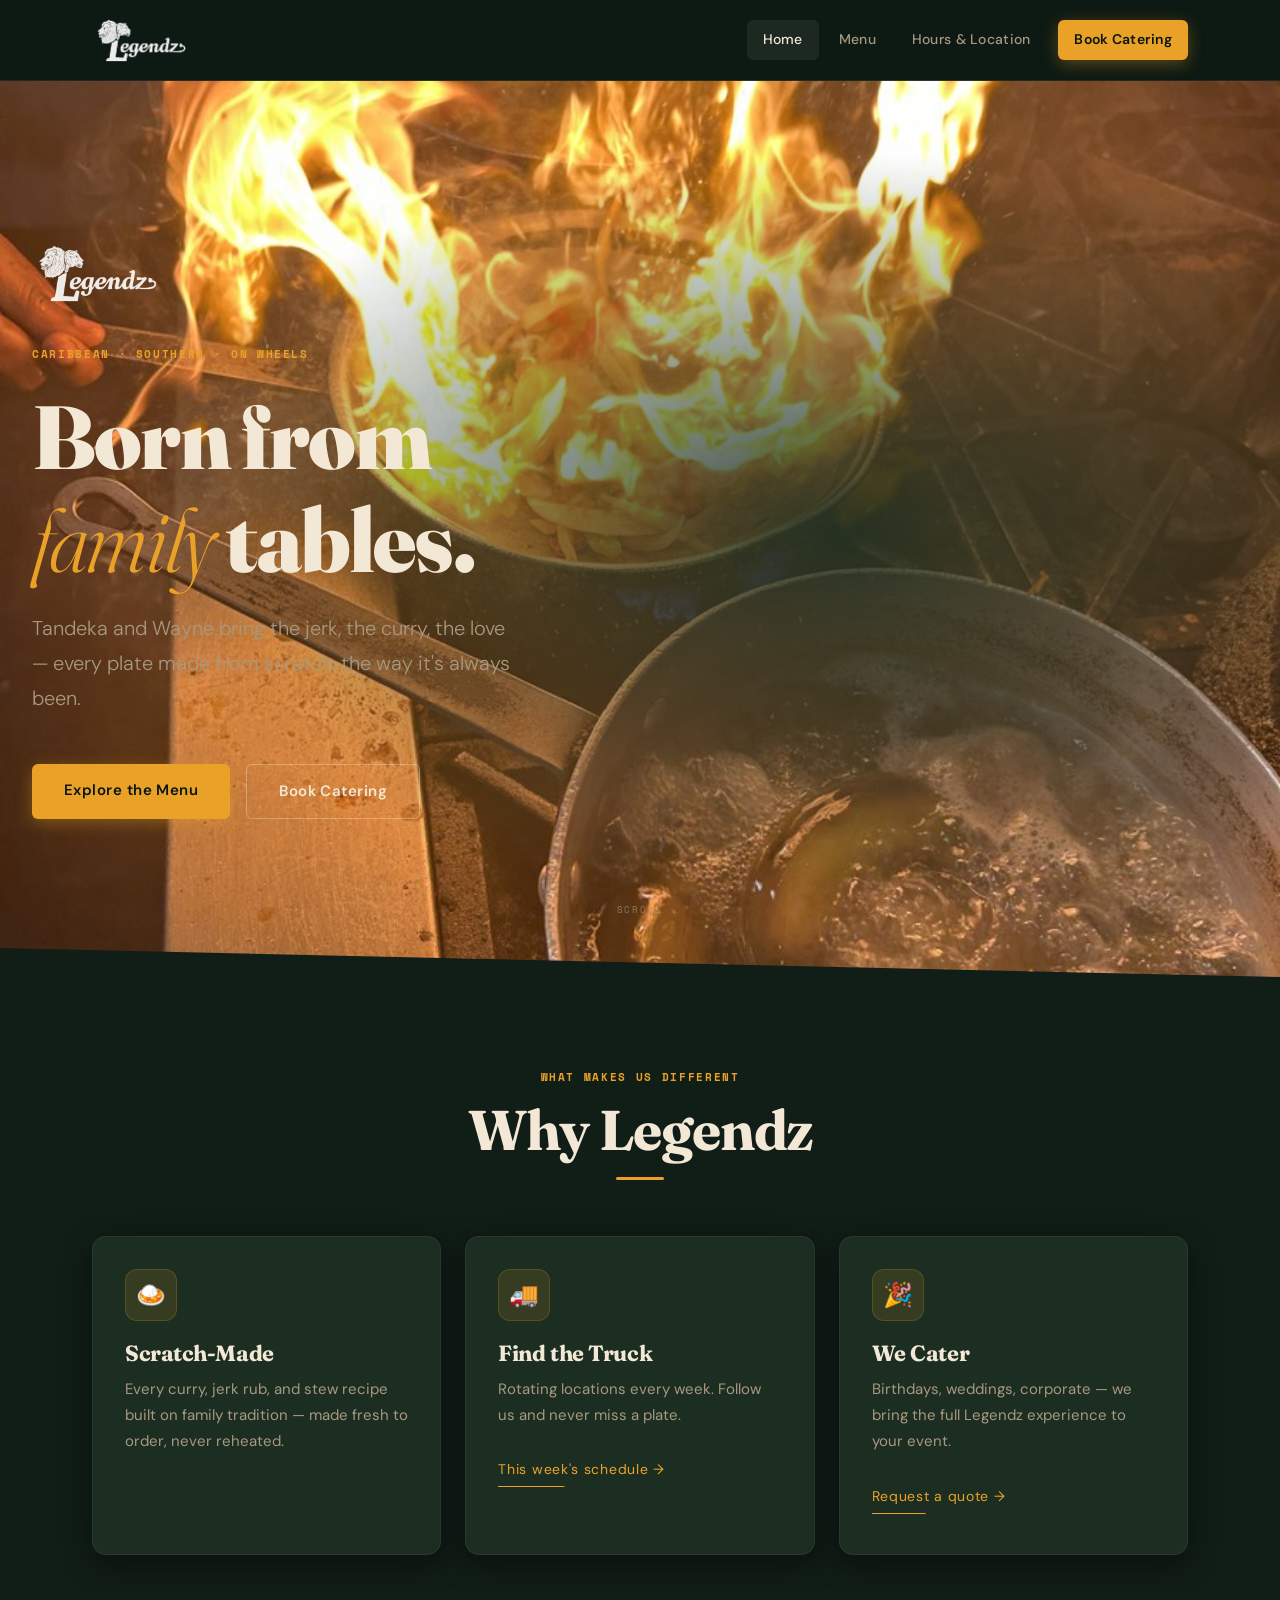
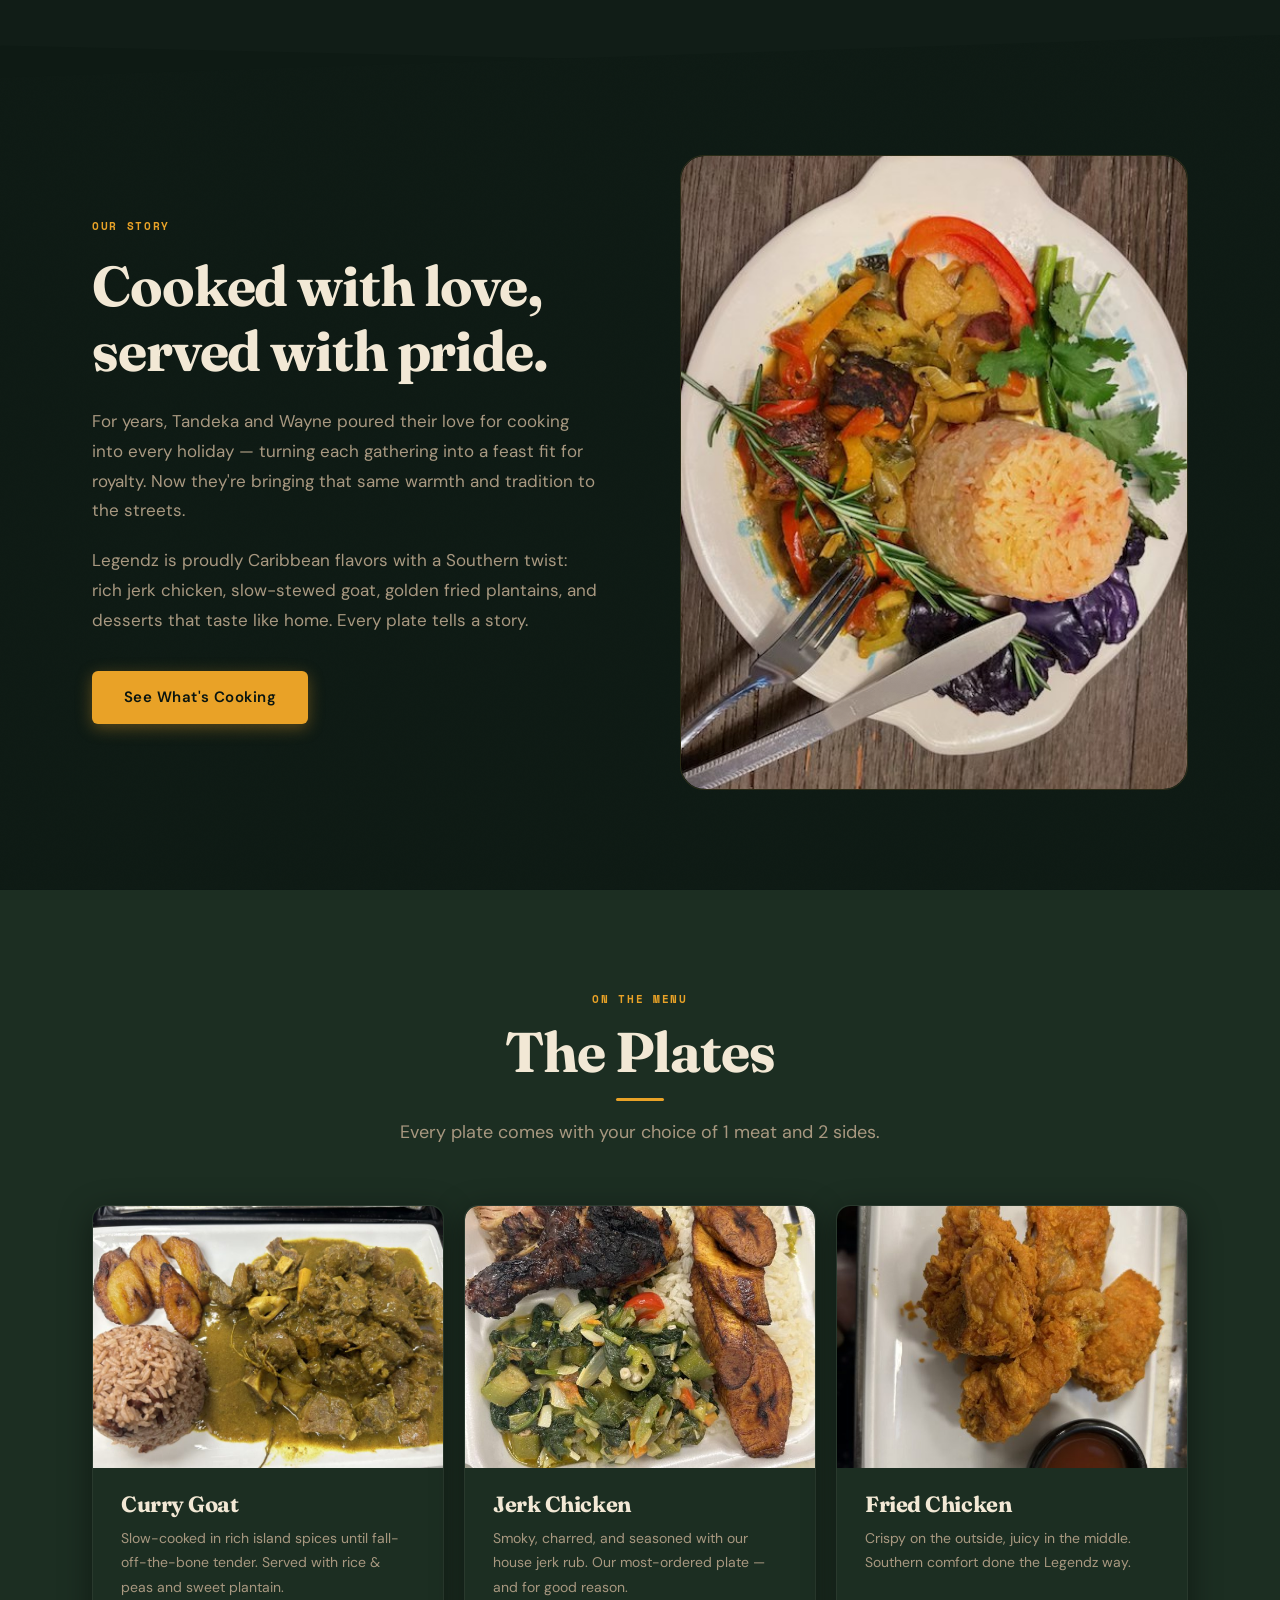
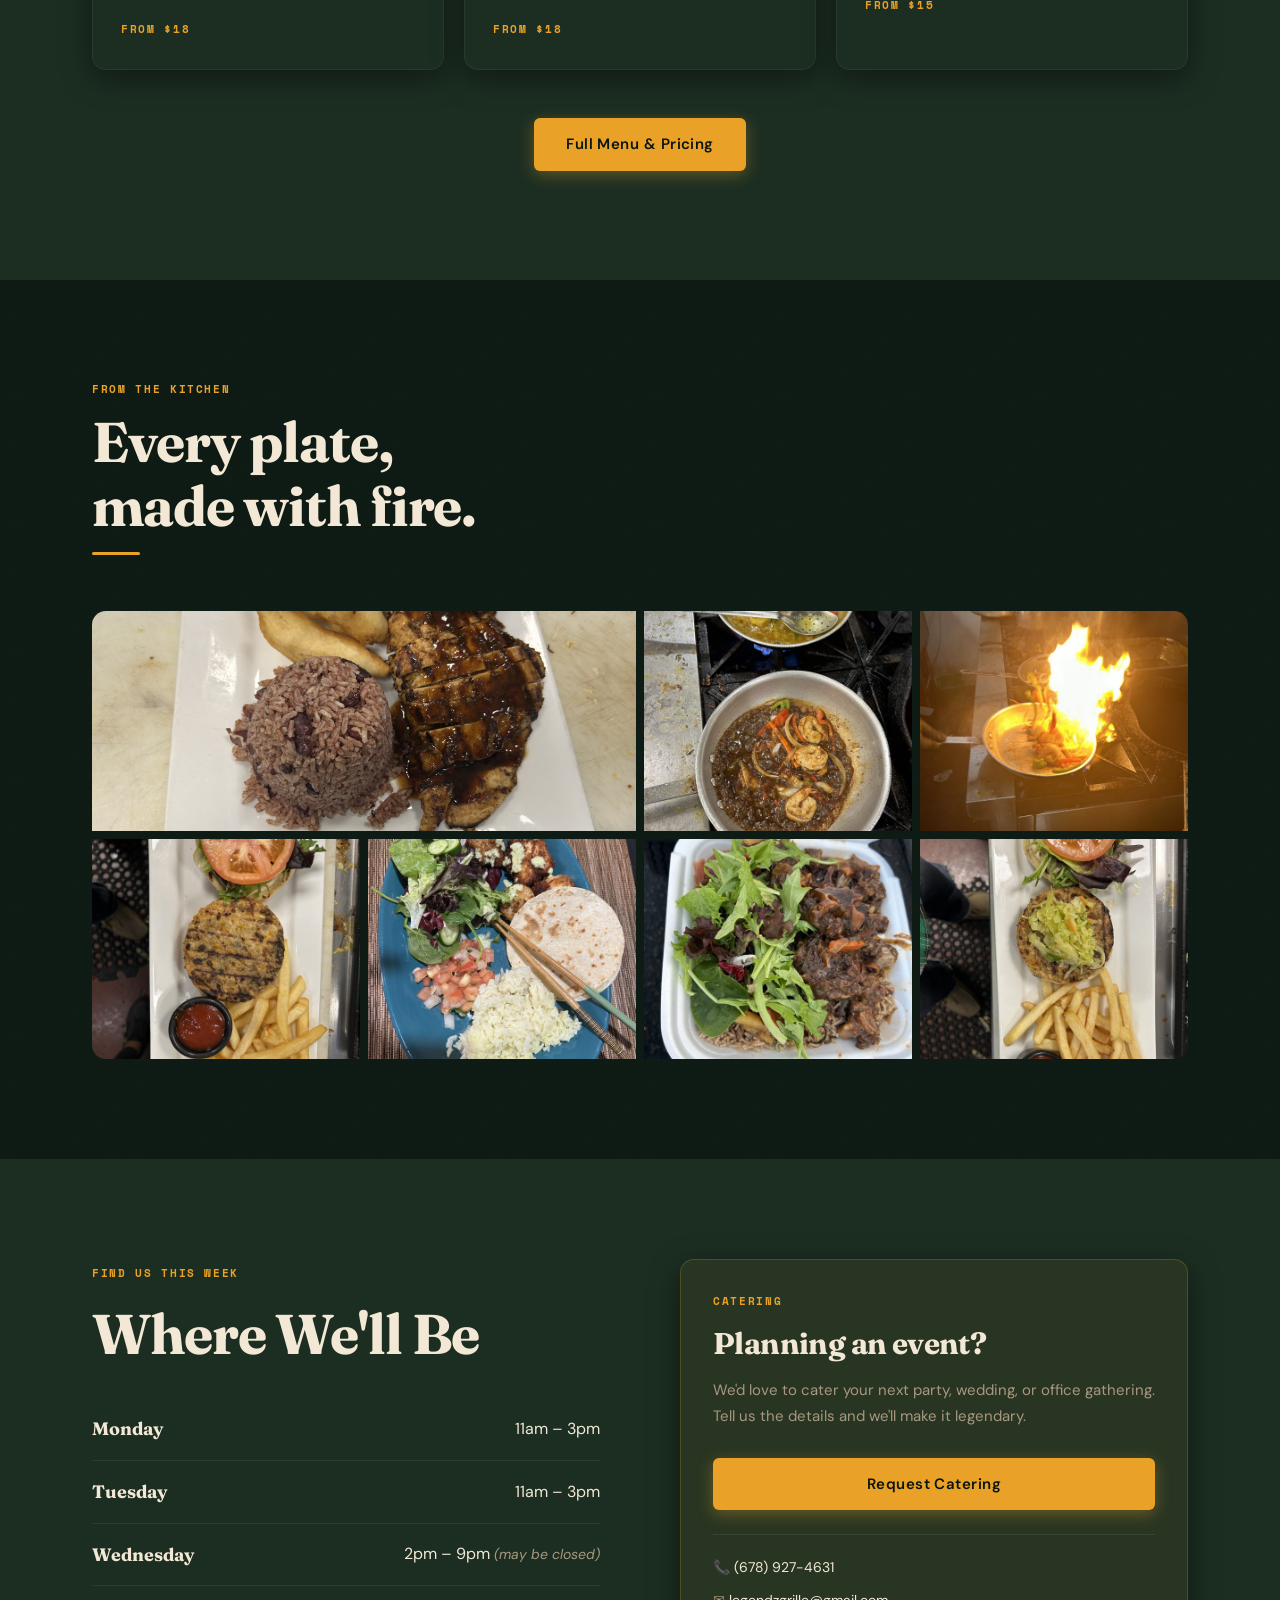
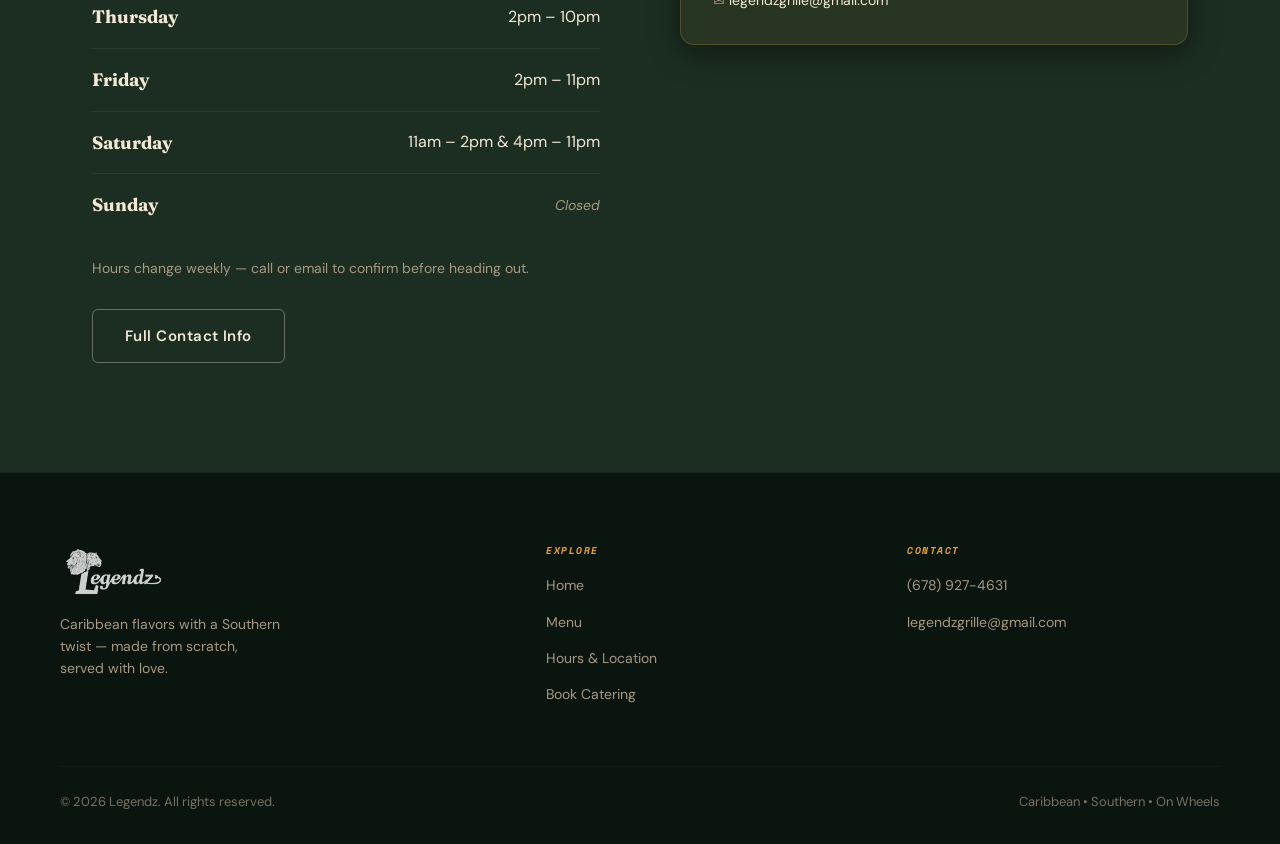
<file: index.html>
<!DOCTYPE html>
<html lang="en">
<head>
  <meta charset="UTF-8" />
  <meta name="viewport" content="width=device-width, initial-scale=1.0" />
  <title>Legendz | Caribbean-Southern Food Truck & Catering</title>
  <meta name="description" content="Legendz serves Caribbean flavors with a Southern twist — jerk chicken, curry goat, fried plantains and more. Book us for catering or catch the truck this week." />
  <link rel="stylesheet" href="styles.css">
  <style>
    /* Story photo */
    .story-img {
      width: 100%;
      height: 100%;
      object-fit: cover;
      border-radius: var(--radius-lg);
    }
    /* Dish card photo */
    .dish-photo {
      width: 100%;
      aspect-ratio: 4/3;
      object-fit: cover;
      border-radius: var(--radius) var(--radius) 0 0;
      display: block;
    }
    .dish-card {
      overflow: hidden;
      padding: 0;
    }
    .dish-card-body {
      padding: 24px 28px 28px;
    }
    /* Gallery mosaic */
    .gallery-mosaic {
      display: grid;
      grid-template-columns: repeat(4, 1fr);
      grid-template-rows: 220px 220px;
      gap: 8px;
      border-radius: var(--radius);
      overflow: hidden;
    }
    .gallery-mosaic .gm-item {
      overflow: hidden;
      position: relative;
      background: var(--bg-surface);
    }
    .gallery-mosaic .gm-item.wide { grid-column: span 2; }
    .gallery-mosaic .gm-item.tall { grid-row: span 2; }
    .gallery-mosaic .gm-item img {
      width: 100%;
      height: 100%;
      object-fit: cover;
      transition: transform 0.55s var(--ease);
    }
    .gallery-mosaic .gm-item:hover img { transform: scale(1.06); }
    @media (max-width: 900px) {
      .gallery-mosaic {
        grid-template-columns: repeat(2, 1fr);
        grid-template-rows: auto;
      }
      .gallery-mosaic .gm-item.wide { grid-column: span 1; }
      .gallery-mosaic .gm-item.tall { grid-row: span 1; }
      .gallery-mosaic .gm-item { aspect-ratio: 4/3; }
    }
    @media (max-width: 600px) {
      .gallery-mosaic { grid-template-columns: 1fr 1fr; }
    }
    /* Story section grid */
    .story-grid {
      display: grid;
      grid-template-columns: 1fr 1fr;
      gap: 80px;
      align-items: center;
    }
    .story-photo-wrap {
      aspect-ratio: 4/5;
      border-radius: var(--radius-lg);
      overflow: hidden;
      border: 1px solid rgba(233,162,39,0.12);
    }
    /* Dish cards grid */
    .dishes-grid {
      display: grid;
      grid-template-columns: repeat(3, 1fr);
      gap: 20px;
      margin-bottom: 48px;
    }
    @media (max-width: 900px) {
      .story-grid { grid-template-columns: 1fr; gap: 40px; }
      .dishes-grid { grid-template-columns: 1fr; }
    }
  </style>
</head>
<body>

  <header class="navbar" id="navbar">
    <div class="nav-content">
      <a href="index.html" class="navbar-logo-link">
        <img src="assets/legendz-logo.png" alt="Legendz" class="navbar-logo" />
      </a>
      <nav class="nav-links" id="navLinks">
        <a href="index.html" class="active">Home</a>
        <a href="menu.html">Menu</a>
        <a href="contact.html">Hours &amp; Location</a>
        <a href="catering.html" class="cta">Book Catering</a>
      </nav>
      <button class="hamburger" id="hamburger" aria-label="Toggle navigation">&#9776;</button>
    </div>
  </header>

  <!-- ======== HERO ======== -->
  <section class="hero">
    <div class="hero-bg-parallax" style="background-image:url('assets/photos/img-0355-lg.jpg');background-size:cover;background-position:center 30%;"></div>
    <div class="hero-content">
      <img src="assets/legendz-logo.png" alt="Legendz" class="hero-logo" />
      <p class="label" style="margin-bottom: 20px;">Caribbean · Southern · On Wheels</p>
      <h1>Born from<br><em>family</em> tables.</h1>
      <p class="tagline">
        Tandeka and Wayne bring the jerk, the curry, the love —
        every plate made from scratch, the way it's always been.
      </p>
      <div class="hero-buttons">
        <a href="menu.html" class="btn btn-primary">Explore the Menu</a>
        <a href="catering.html" class="btn btn-outline">Book Catering</a>
      </div>
    </div>
    <div class="scroll-cue" role="button" tabindex="0" aria-label="Scroll down">
      <span>Scroll</span>
      <svg viewBox="0 0 24 24" fill="none" stroke="currentColor" stroke-width="2" stroke-linecap="round" stroke-linejoin="round" aria-hidden="true"><polyline points="6 9 12 15 18 9"></polyline></svg>
    </div>
  </section>

  <!-- ======== WHY LEGENDZ ======== -->
  <section class="alt section-cut" style="background: var(--bg-alt);">
    <div class="container">
      <div class="section-header centered reveal">
        <span class="label">What makes us different</span>
        <h2>Why Legendz</h2>
      </div>
      <div class="grid grid-3 stagger-children">
        <div class="card reveal reveal-delay-1">
          <div class="icon-badge">🍛</div>
          <h3>Scratch-Made</h3>
          <p>Every curry, jerk rub, and stew recipe built on family tradition — made fresh to order, never reheated.</p>
        </div>
        <div class="card reveal reveal-delay-2">
          <div class="icon-badge">🚚</div>
          <h3>Find the Truck</h3>
          <p>Rotating locations every week. Follow us and never miss a plate.</p>
          <a href="contact.html" class="btn-ghost" style="display:inline-block;margin-top:16px;font-size:14px;">This week's schedule →</a>
        </div>
        <div class="card reveal reveal-delay-3">
          <div class="icon-badge">🎉</div>
          <h3>We Cater</h3>
          <p>Birthdays, weddings, corporate — we bring the full Legendz experience to your event.</p>
          <a href="catering.html" class="btn-ghost" style="display:inline-block;margin-top:16px;font-size:14px;">Request a quote →</a>
        </div>
      </div>
    </div>
  </section>

  <!-- ======== OUR STORY ======== -->
  <section class="section-cut-top" style="background: var(--bg-ink);">
    <div class="container">
      <div class="story-grid">
        <div class="reveal">
          <span class="label">Our story</span>
          <h2 style="margin:16px 0 24px;">Cooked with love,<br>served with pride.</h2>
          <p style="margin-bottom:20px;">
            For years, Tandeka and Wayne poured their love for cooking into every
            holiday — turning each gathering into a feast fit for royalty. Now
            they're bringing that same warmth and tradition to the streets.
          </p>
          <p>
            Legendz is proudly Caribbean flavors with a Southern twist: rich jerk
            chicken, slow-stewed goat, golden fried plantains, and desserts that
            taste like home. Every plate tells a story.
          </p>
          <a href="menu.html" class="btn btn-primary" style="margin-top:36px;display:inline-block;">See What's Cooking</a>
        </div>
        <div class="story-photo-wrap reveal reveal-delay-2">
          <img src="assets/photos/img-0051-lg.jpg" alt="Beautifully plated Caribbean dish with rice, stewed meat, and fresh herbs" class="story-img" />
        </div>
      </div>
    </div>
  </section>

  <!-- ======== SIGNATURE DISHES ======== -->
  <section style="background: var(--bg-surface);">
    <div class="container">
      <div class="section-header centered reveal">
        <span class="label">On the menu</span>
        <h2>The Plates</h2>
        <p>Every plate comes with your choice of 1 meat and 2 sides.</p>
      </div>

      <div class="dishes-grid stagger-children">
        <div class="card dish-card reveal reveal-delay-1">
          <img src="assets/photos/img-0350-sm.jpg" alt="Curry goat with rice and peas and fried plantains" class="dish-photo" />
          <div class="dish-card-body">
            <h3 style="font-size:22px;margin-bottom:8px;">Curry Goat</h3>
            <p style="font-size:14px;margin-bottom:16px;">Slow-cooked in rich island spices until fall-off-the-bone tender. Served with rice & peas and sweet plantain.</p>
            <span class="label">From $18</span>
          </div>
        </div>
        <div class="card dish-card reveal reveal-delay-2">
          <img src="assets/photos/img-0301-sm.jpg" alt="Jerk chicken with white rice and fried plantains" class="dish-photo" />
          <div class="dish-card-body">
            <h3 style="font-size:22px;margin-bottom:8px;">Jerk Chicken</h3>
            <p style="font-size:14px;margin-bottom:16px;">Smoky, charred, and seasoned with our house jerk rub. Our most-ordered plate — and for good reason.</p>
            <span class="label">From $18</span>
          </div>
        </div>
        <div class="card dish-card reveal reveal-delay-3">
          <img src="assets/photos/img-0340-sm.jpg" alt="Golden fried chicken with dipping sauce" class="dish-photo" />
          <div class="dish-card-body">
            <h3 style="font-size:22px;margin-bottom:8px;">Fried Chicken</h3>
            <p style="font-size:14px;margin-bottom:16px;">Crispy on the outside, juicy in the middle. Southern comfort done the Legendz way.</p>
            <span class="label">From $15</span>
          </div>
        </div>
      </div>

      <div style="text-align:center;" class="reveal">
        <a href="menu.html" class="btn btn-primary">Full Menu &amp; Pricing</a>
      </div>
    </div>
  </section>

  <!-- ======== PHOTO GALLERY ======== -->
  <section style="background: var(--bg-ink);">
    <div class="container">
      <div class="section-header reveal">
        <span class="label">From the kitchen</span>
        <h2>Every plate,<br>made with fire.</h2>
      </div>
      <div class="gallery-mosaic reveal">
        <div class="gm-item wide">
          <img src="assets/photos/img-0315-lg.jpg" alt="Jerk chicken with rice and peas plated upscale" loading="lazy" />
        </div>
        <div class="gm-item">
          <img src="assets/photos/img-0335-sm.jpg" alt="Curry shrimp simmering in pan on stove" loading="lazy" />
        </div>
        <div class="gm-item">
          <img src="assets/photos/img-0363-sm.jpg" alt="Flames rising in the kitchen during cooking" loading="lazy" />
        </div>
        <div class="gm-item">
          <img src="assets/photos/img-0328-sm.jpg" alt="Grilled burger with fries and dipping sauce" loading="lazy" />
        </div>
        <div class="gm-item">
          <img src="assets/photos/img-0203-sm.jpg" alt="Plated meal with roti, rice, salad, and fried chicken" loading="lazy" />
        </div>
        <div class="gm-item">
          <img src="assets/photos/img-0065-sm.jpg" alt="Stew beef over rice with fresh salad" loading="lazy" />
        </div>
        <div class="gm-item">
          <img src="assets/photos/img-0329-sm.jpg" alt="Caribbean burger with slaw and fries" loading="lazy" />
        </div>
      </div>
    </div>
  </section>

  <!-- ======== SCHEDULE + CTA ======== -->
  <section style="background: var(--bg-surface);">
    <div class="container">
      <div style="display:grid;grid-template-columns:1fr 1fr;gap:80px;align-items:start;" class="contact-grid">
        <div class="reveal">
          <span class="label">Find us this week</span>
          <h2 style="margin:16px 0 32px;">Where We'll Be</h2>
          <ul class="schedule-list">
            <li><span class="schedule-day">Monday</span><span>11am – 3pm</span></li>
            <li><span class="schedule-day">Tuesday</span><span>11am – 3pm</span></li>
            <li><span class="schedule-day">Wednesday</span><span>2pm – 9pm <span class="schedule-closed">(may be closed)</span></span></li>
            <li><span class="schedule-day">Thursday</span><span>2pm – 10pm</span></li>
            <li><span class="schedule-day">Friday</span><span>2pm – 11pm</span></li>
            <li><span class="schedule-day">Saturday</span><span>11am – 2pm &amp; 4pm – 11pm</span></li>
            <li><span class="schedule-day">Sunday</span><span class="schedule-closed">Closed</span></li>
          </ul>
          <p style="margin-top:20px;font-size:14px;">Hours change weekly — call or email to confirm before heading out.</p>
          <a href="contact.html" class="btn btn-outline" style="margin-top:28px;display:inline-block;">Full Contact Info</a>
        </div>

        <div class="reveal reveal-delay-2">
          <div class="card" style="background:rgba(233,162,39,0.06);border-color:rgba(233,162,39,0.22);">
            <span class="label" style="display:block;margin-bottom:16px;">Catering</span>
            <h3 style="font-size:30px;margin-bottom:16px;">Planning an event?</h3>
            <p style="margin-bottom:28px;">
              We'd love to cater your next party, wedding, or office gathering.
              Tell us the details and we'll make it legendary.
            </p>
            <a href="catering.html" class="btn btn-primary" style="display:block;text-align:center;">Request Catering</a>
            <div style="margin-top:24px;padding-top:20px;border-top:1px solid rgba(242,232,213,0.08);">
              <p style="font-size:14px;margin-bottom:8px;">
                📞 <a href="tel:+16789274631" style="color:var(--cream);">(678) 927-4631</a>
              </p>
              <p style="font-size:14px;">
                ✉️ <a href="mailto:legendzgrille@gmail.com" style="color:var(--cream);">legendzgrille@gmail.com</a>
              </p>
            </div>
          </div>
        </div>
      </div>
    </div>
  </section>

  <footer id="site-footer"></footer>

  <script src="script.js" defer></script>
</body>
</html>
</file>
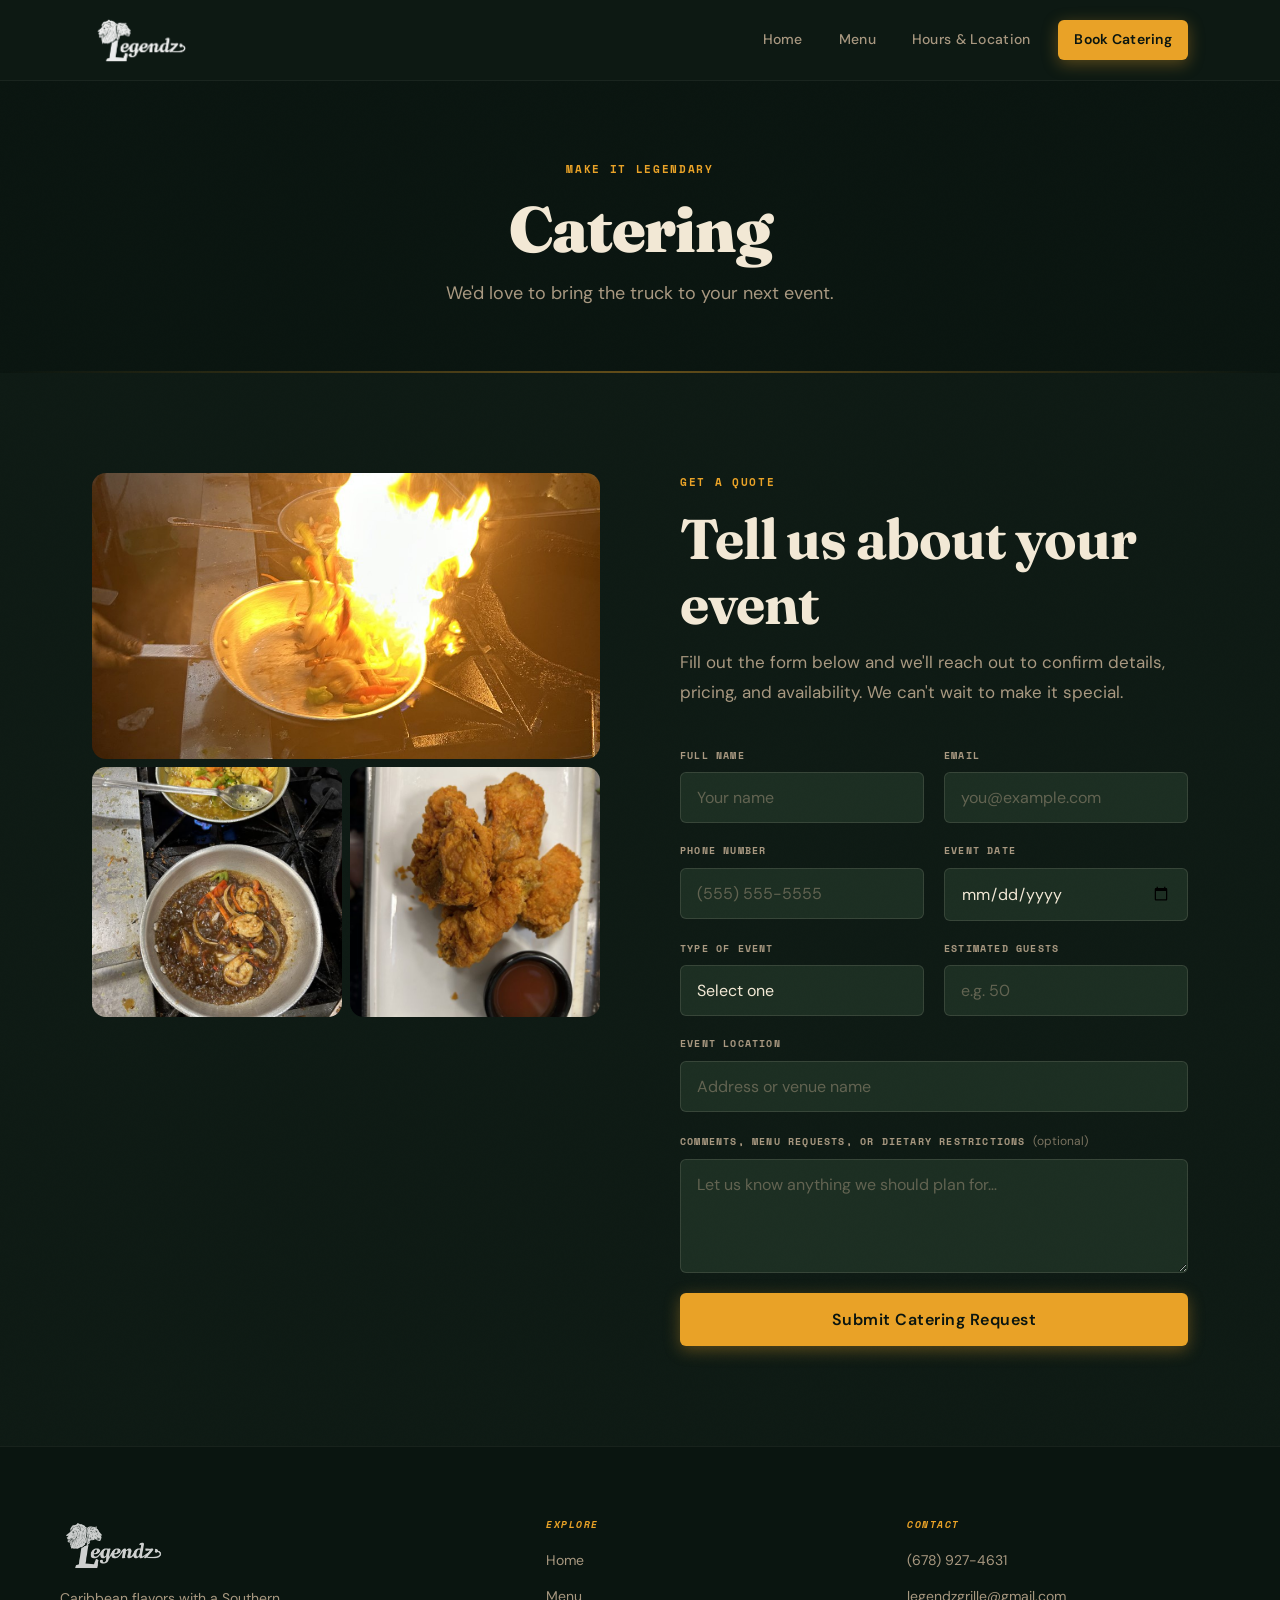
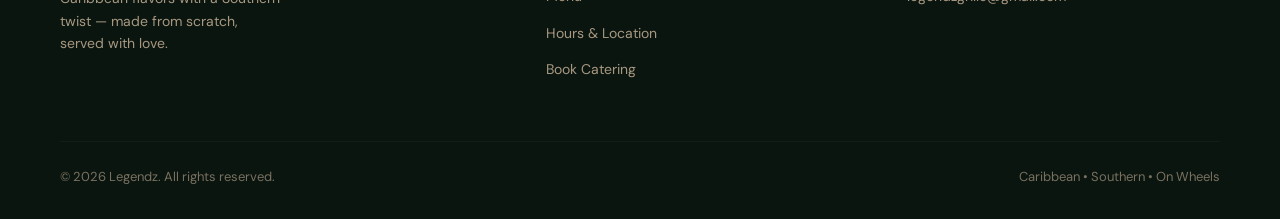
<file: catering.html>
<!DOCTYPE html>
<html lang="en">
<head>
  <meta charset="UTF-8" />
  <meta name="viewport" content="width=device-width, initial-scale=1.0" />
  <title>Catering | Legendz</title>
  <meta name="description" content="Book Legendz Food Truck for your next event. Fill out the catering request form and we'll be in touch." />
  <link rel="stylesheet" href="styles.css">
  <style>
    .catering-split {
      display: grid;
      grid-template-columns: 1fr 1fr;
      gap: 80px;
      align-items: start;
    }
    .catering-photo-stack {
      position: sticky;
      top: 100px;
      display: grid;
      grid-template-columns: 1fr 1fr;
      gap: 8px;
    }
    .catering-photo-stack img {
      width: 100%;
      border-radius: var(--radius);
      object-fit: cover;
    }
    .catering-photo-stack img:first-child {
      grid-column: span 2;
      aspect-ratio: 16/9;
    }
    .catering-photo-stack img:not(:first-child) {
      aspect-ratio: 1;
    }
    @media (max-width: 900px) {
      .catering-split { grid-template-columns: 1fr; gap: 40px; }
      .catering-photo-stack { position: static; }
    }
  </style>
</head>
<body>

  <header class="navbar" id="navbar">
    <div class="nav-content">
      <a href="index.html" class="navbar-logo-link">
        <img src="assets/legendz-logo.png" alt="Legendz" class="navbar-logo" />
      </a>
      <nav class="nav-links" id="navLinks">
        <a href="index.html">Home</a>
        <a href="menu.html">Menu</a>
        <a href="contact.html">Hours &amp; Location</a>
        <a href="catering.html" class="cta active">Book Catering</a>
      </nav>
      <button class="hamburger" id="hamburger" aria-label="Toggle navigation">&#9776;</button>
    </div>
  </header>

  <div class="page-header">
    <span class="label">Make it legendary</span>
    <h1>Catering</h1>
    <p>We'd love to bring the truck to your next event.</p>
  </div>

  <section style="background: var(--bg-ink);">
    <div class="container">
      <div class="catering-split">

        <!-- Photo side -->
        <div class="catering-photo-stack reveal">
          <img src="assets/photos/img-0363-lg.jpg" alt="Dramatic kitchen flames during cooking" loading="lazy" />
          <img src="assets/photos/img-0335-sm.jpg" alt="Curry shrimp simmering on the stove" loading="lazy" />
          <img src="assets/photos/img-0340-sm.jpg" alt="Golden fried chicken ready to serve" loading="lazy" />
        </div>

        <!-- Form side -->
        <div class="reveal reveal-delay-1">
          <span class="label" style="display:block;margin-bottom:16px;">Get a quote</span>
          <h2 style="margin-bottom:12px;">Tell us about your event</h2>
          <p style="margin-bottom:40px;">
            Fill out the form below and we'll reach out to confirm details,
            pricing, and availability. We can't wait to make it special.
          </p>

          <form id="catering-form" data-endpoint="https://formspree.io/f/xrewvwnj" novalidate>
            <div class="honeypot-field" aria-hidden="true">
              <label for="company">Company</label>
              <input type="text" id="company" name="_gotcha" tabindex="-1" autocomplete="off" />
            </div>

            <div class="form-row">
              <div class="field">
                <label for="name">Full Name</label>
                <input type="text" id="name" name="name" required placeholder="Your name" />
                <span class="field-error">Please enter your name.</span>
              </div>
              <div class="field">
                <label for="email">Email</label>
                <input type="email" id="email" name="email" required placeholder="you@example.com" />
                <span class="field-error">Please enter a valid email.</span>
              </div>
            </div>

            <div class="form-row">
              <div class="field">
                <label for="phone">Phone Number</label>
                <input type="tel" id="phone" name="phone" placeholder="(555) 555-5555" required />
                <span class="field-error">Please enter a valid phone number.</span>
              </div>
              <div class="field">
                <label for="eventDate">Event Date</label>
                <input type="date" id="eventDate" name="event_date" required />
                <span class="field-error">Please choose a date.</span>
              </div>
            </div>

            <div class="form-row">
              <div class="field">
                <label for="eventType">Type of Event</label>
                <select id="eventType" name="event_type" required>
                  <option value="" disabled selected>Select one</option>
                  <option>Birthday Party</option>
                  <option>Wedding</option>
                  <option>Corporate / Office Event</option>
                  <option>Graduation</option>
                  <option>Family Gathering</option>
                  <option>Other</option>
                </select>
                <span class="field-error">Please select an event type.</span>
              </div>
              <div class="field">
                <label for="guestCount">Estimated Guests</label>
                <input type="number" id="guestCount" name="guest_count" min="1" placeholder="e.g. 50" required />
                <span class="field-error">Please enter the number of guests.</span>
              </div>
            </div>

            <div class="field">
              <label for="location">Event Location</label>
              <input type="text" id="location" name="location" placeholder="Address or venue name" required />
              <span class="field-error">Please enter the event location.</span>
            </div>

            <div class="field">
              <label for="comments">Comments, Menu Requests, or Dietary Restrictions <span class="optional">(optional)</span></label>
              <textarea id="comments" name="comments" rows="4" placeholder="Let us know anything we should plan for…"></textarea>
            </div>

            <div id="form-status" role="status"></div>

            <button type="submit" class="btn btn-primary" id="submitBtn" style="width:100%;font-size:16px;padding:16px;">
              Submit Catering Request
            </button>
          </form>
        </div>
      </div>
    </div>
  </section>

  <footer id="site-footer"></footer>
  <script src="script.js" defer></script>
</body>
</html>
</file>
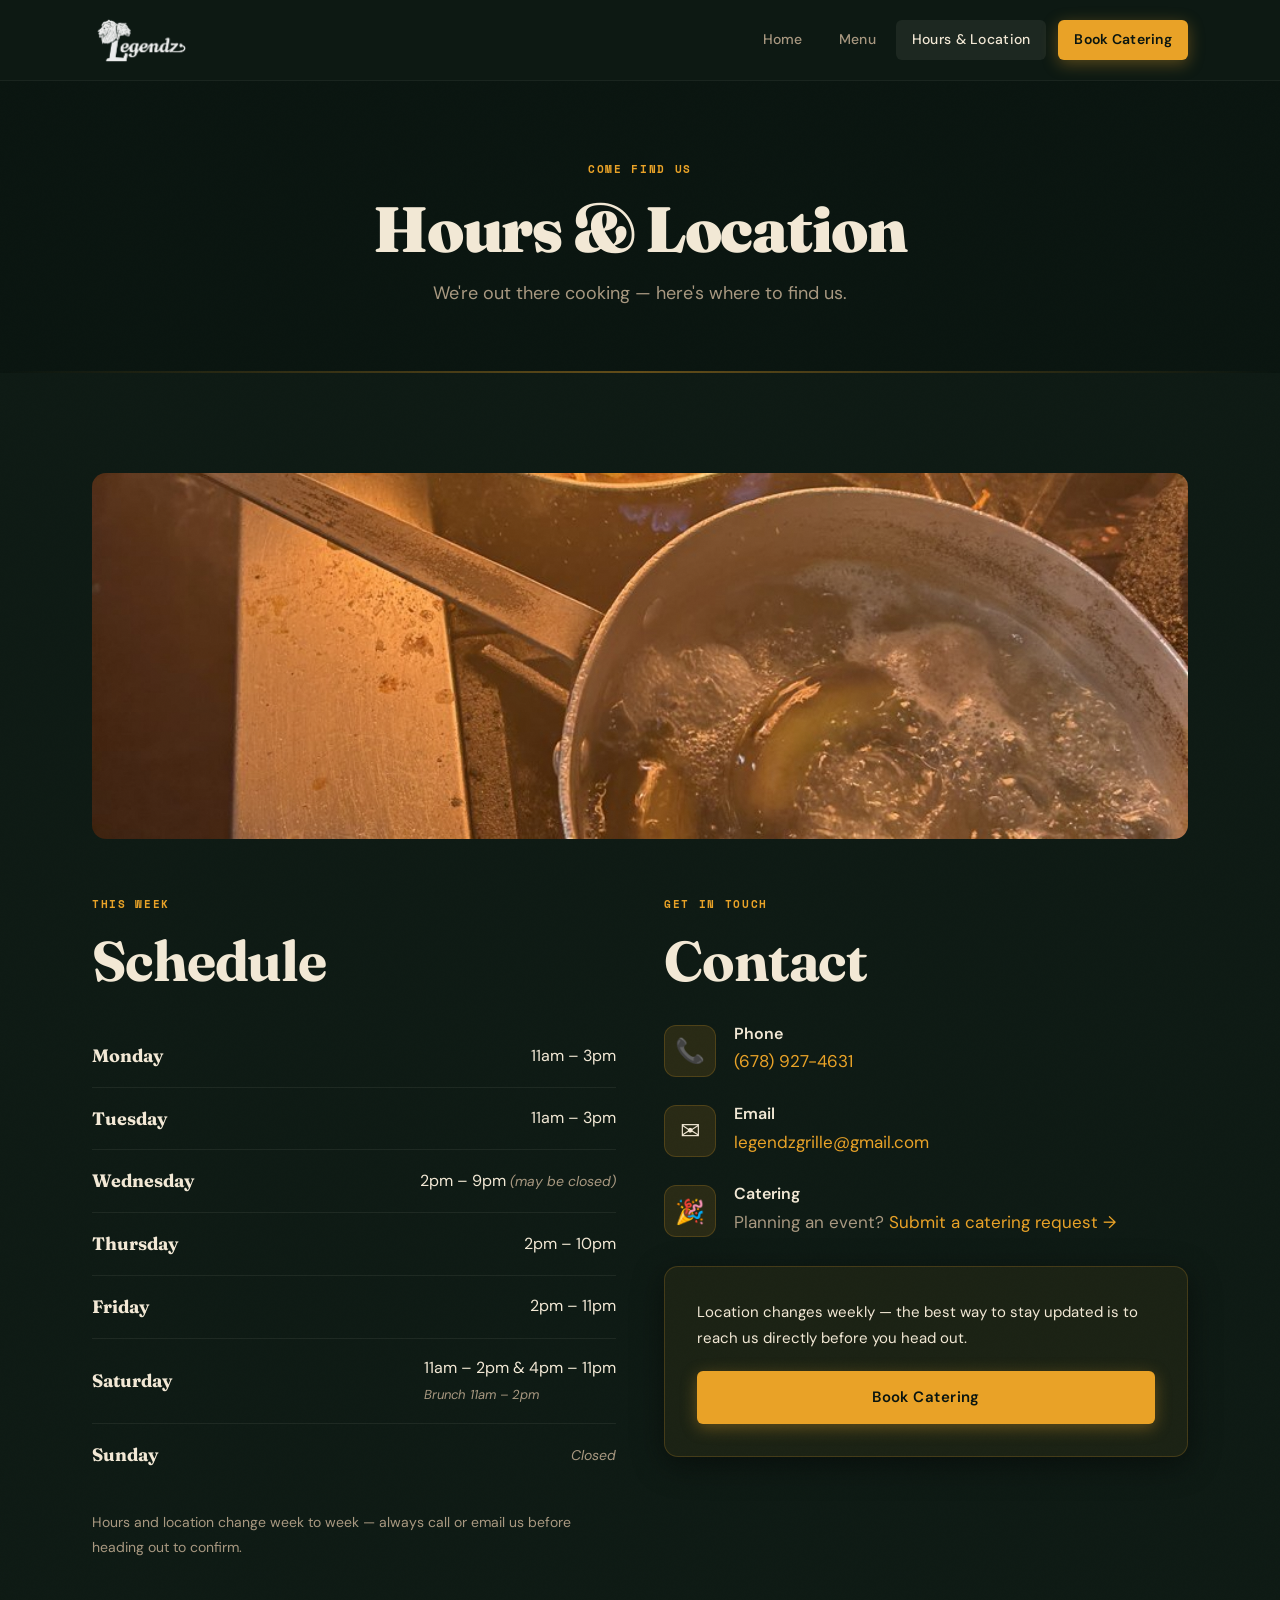
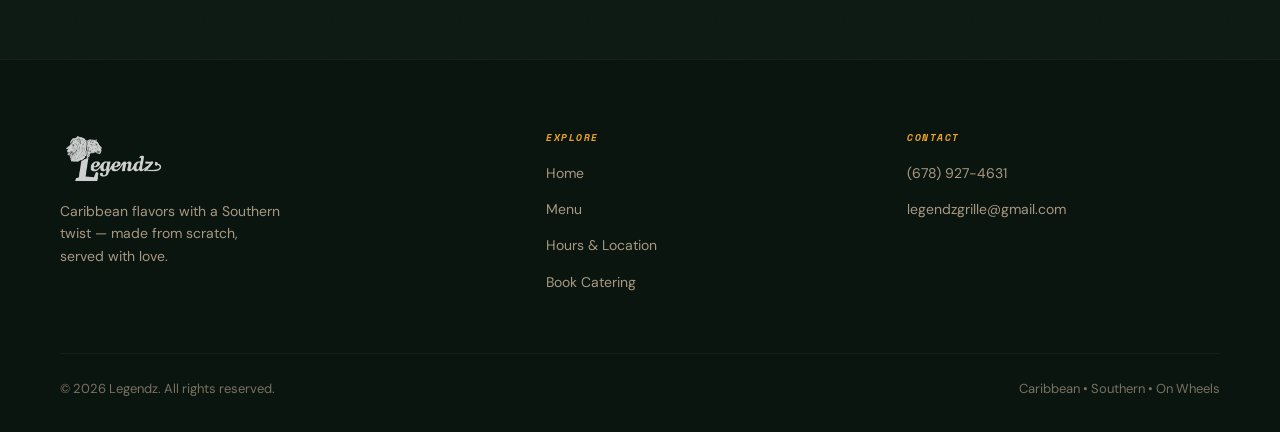
<file: contact.html>
<!DOCTYPE html>
<html lang="en">
<head>
  <meta charset="UTF-8" />
  <meta name="viewport" content="width=device-width, initial-scale=1.0" />
  <title>Hours & Location | Legendz</title>
  <meta name="description" content="Find Legendz Food Truck — weekly hours, location schedule, and contact info." />
  <link rel="stylesheet" href="styles.css">
  <style>
    .contact-photo-banner {
      width: 100%;
      aspect-ratio: 21/7;
      object-fit: cover;
      object-position: center 60%;
      border-radius: var(--radius);
      margin-bottom: 56px;
      display: block;
    }
    @media (max-width: 600px) {
      .contact-photo-banner { aspect-ratio: 16/9; }
    }
  </style>
</head>
<body>

  <header class="navbar" id="navbar">
    <div class="nav-content">
      <a href="index.html" class="navbar-logo-link">
        <img src="assets/legendz-logo.png" alt="Legendz" class="navbar-logo" />
      </a>
      <nav class="nav-links" id="navLinks">
        <a href="index.html">Home</a>
        <a href="menu.html">Menu</a>
        <a href="contact.html" class="active">Hours &amp; Location</a>
        <a href="catering.html" class="cta">Book Catering</a>
      </nav>
      <button class="hamburger" id="hamburger" aria-label="Toggle navigation">&#9776;</button>
    </div>
  </header>

  <div class="page-header">
    <span class="label">Come find us</span>
    <h1>Hours &amp; Location</h1>
    <p>We're out there cooking — here's where to find us.</p>
  </div>

  <section style="background: var(--bg-ink);">
    <div class="container">

      <img
        src="assets/photos/img-0355-lg.jpg"
        alt="Kitchen fire during cooking — Legendz at work"
        class="contact-photo-banner reveal"
        loading="lazy"
      />

      <div class="contact-grid">
        <div class="reveal">
          <span class="label" style="display:block;margin-bottom:16px;">This week</span>
          <h2 style="margin-bottom:32px;">Schedule</h2>
          <ul class="schedule-list">
            <li><span class="schedule-day">Monday</span><span>11am – 3pm</span></li>
            <li><span class="schedule-day">Tuesday</span><span>11am – 3pm</span></li>
            <li><span class="schedule-day">Wednesday</span><span>2pm – 9pm <span class="schedule-closed">(may be closed)</span></span></li>
            <li><span class="schedule-day">Thursday</span><span>2pm – 10pm</span></li>
            <li><span class="schedule-day">Friday</span><span>2pm – 11pm</span></li>
            <li><span class="schedule-day">Saturday</span>
              <span>
                11am – 2pm &amp; 4pm – 11pm<br>
                <span class="schedule-closed" style="font-size:13px;">Brunch 11am – 2pm</span>
              </span>
            </li>
            <li><span class="schedule-day">Sunday</span><span class="schedule-closed">Closed</span></li>
          </ul>
          <p style="margin-top:24px;font-size:14px;color:var(--cream-muted);">
            Hours and location change week to week — always call or email us before heading out to confirm.
          </p>
        </div>

        <div class="reveal reveal-delay-2">
          <span class="label" style="display:block;margin-bottom:16px;">Get in touch</span>
          <h2 style="margin-bottom:32px;">Contact</h2>

          <div class="contact-item">
            <div class="icon-badge">📞</div>
            <div>
              <h3>Phone</h3>
              <p><a href="tel:+16789274631">(678) 927-4631</a></p>
            </div>
          </div>

          <div class="contact-item">
            <div class="icon-badge">✉️</div>
            <div>
              <h3>Email</h3>
              <p><a href="mailto:legendzgrille@gmail.com">legendzgrille@gmail.com</a></p>
            </div>
          </div>

          <div class="contact-item">
            <div class="icon-badge">🎉</div>
            <div>
              <h3>Catering</h3>
              <p>Planning an event? <a href="catering.html">Submit a catering request →</a></p>
            </div>
          </div>

          <div class="card" style="margin-top:16px;background:rgba(233,162,39,0.06);border-color:rgba(233,162,39,0.2);">
            <p style="font-size:15px;color:var(--cream);margin-bottom:20px;">
              Location changes weekly — the best way to stay updated is to reach us directly before you head out.
            </p>
            <a href="catering.html" class="btn btn-primary" style="display:block;text-align:center;">Book Catering</a>
          </div>
        </div>
      </div>

    </div>
  </section>

  <footer id="site-footer"></footer>
  <script src="script.js" defer></script>
</body>
</html>
</file>
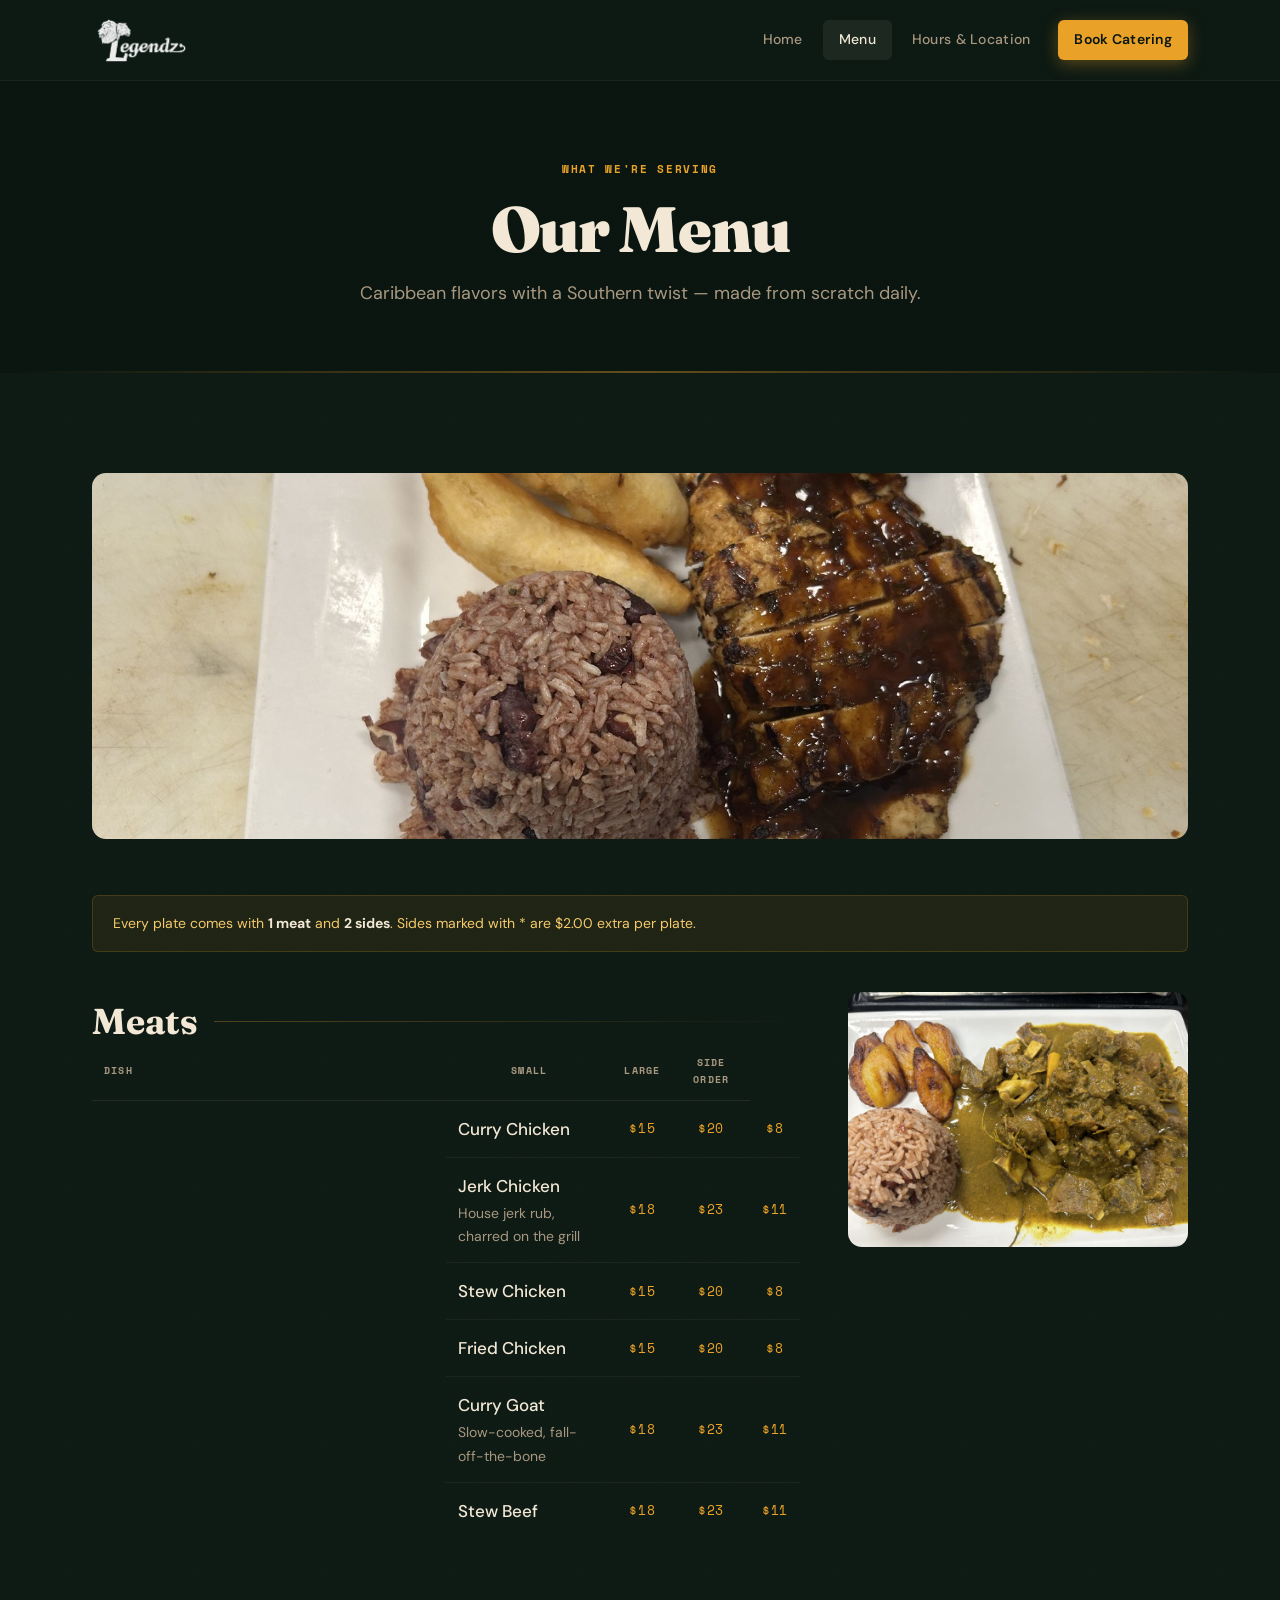
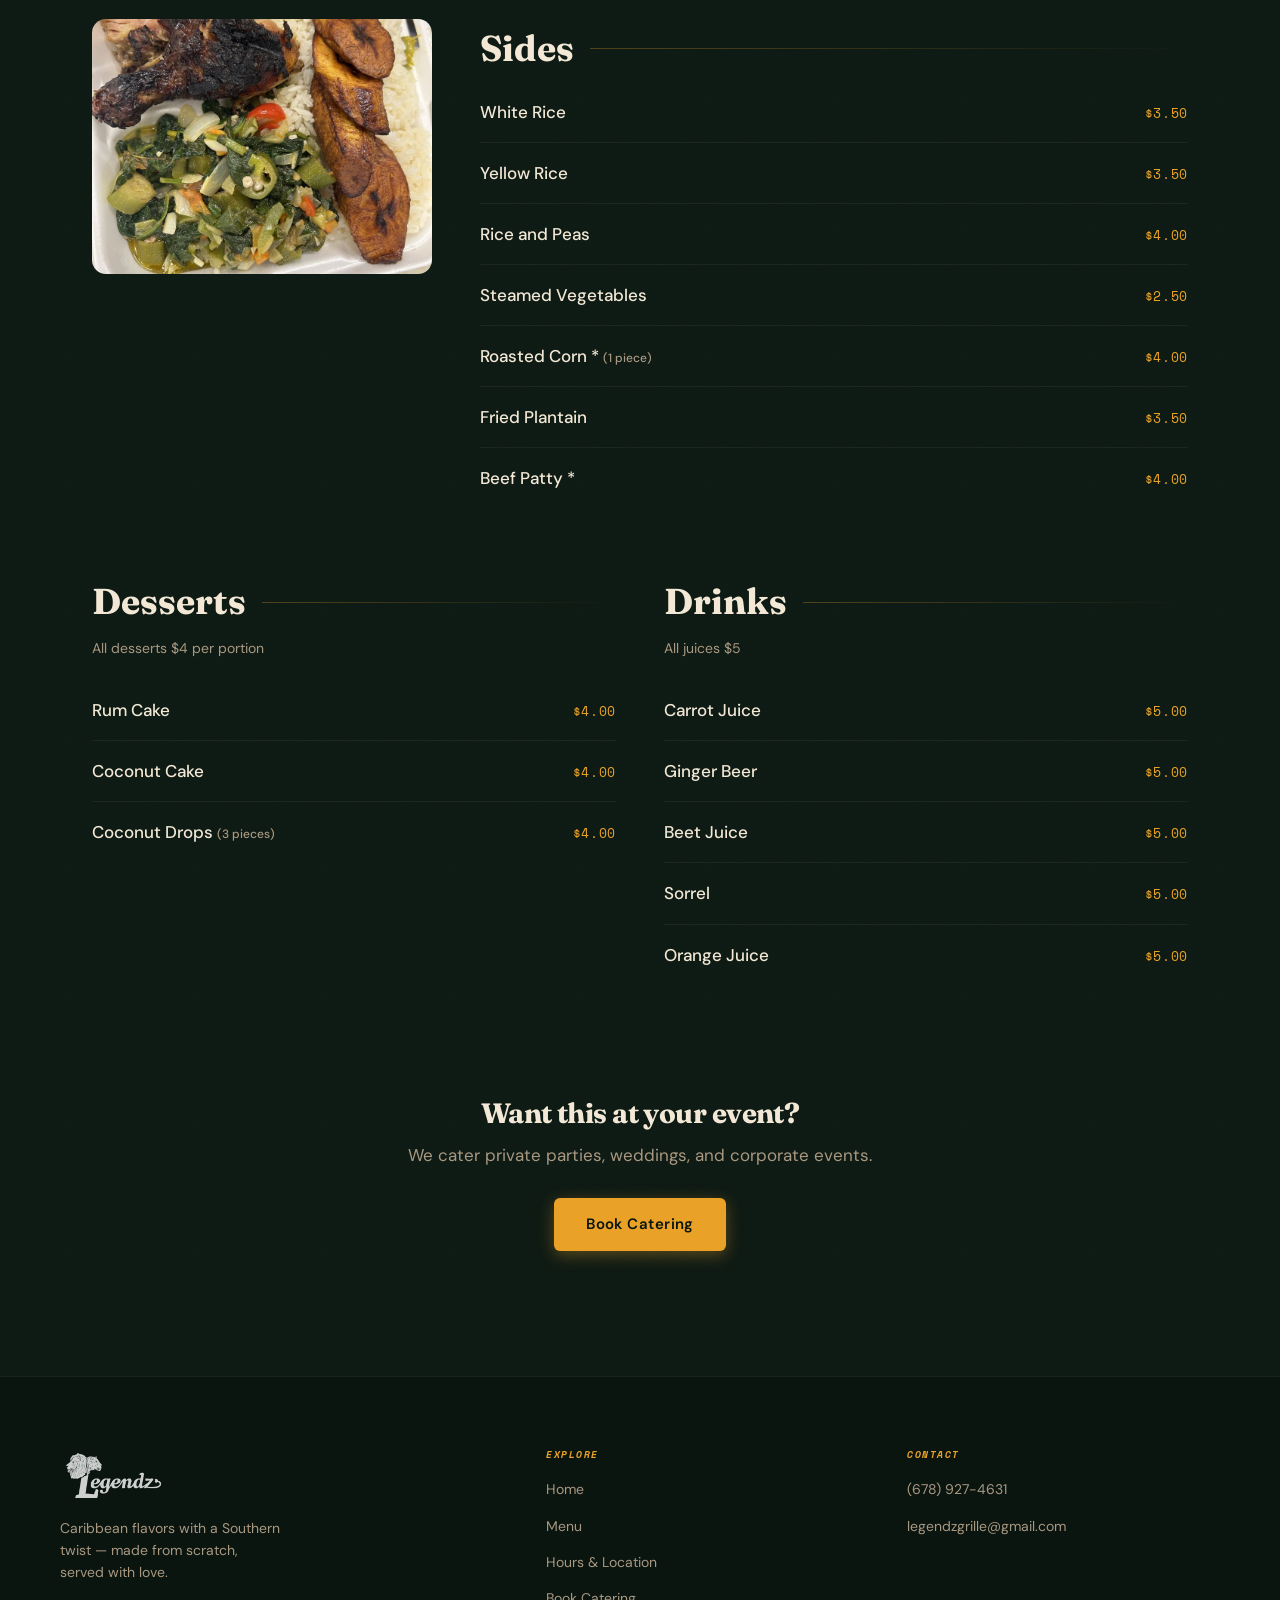
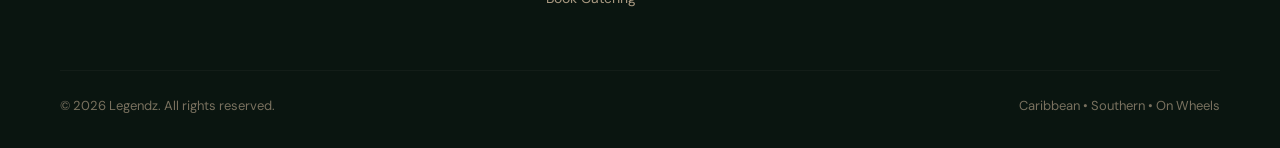
<file: menu.html>
<!DOCTYPE html>
<html lang="en">
<head>
  <meta charset="UTF-8" />
  <meta name="viewport" content="width=device-width, initial-scale=1.0" />
  <title>Menu | Legendz</title>
  <meta name="description" content="Full menu for Legendz Food Truck — Caribbean meats, sides, desserts, and drinks." />
  <link rel="stylesheet" href="styles.css">
  <style>
    .menu-hero-img {
      width: 100%;
      aspect-ratio: 21/7;
      object-fit: cover;
      object-position: center 40%;
      display: block;
      border-radius: var(--radius);
      margin-bottom: 56px;
    }
    .menu-category {
      margin-bottom: 64px;
    }
    .menu-split {
      display: grid;
      grid-template-columns: 1fr 340px;
      gap: 48px;
      align-items: start;
    }
    .menu-dish-photo {
      width: 100%;
      border-radius: var(--radius);
      object-fit: cover;
      aspect-ratio: 4/3;
      position: sticky;
      top: 100px;
    }
    @media (max-width: 900px) {
      .menu-split { grid-template-columns: 1fr; }
      .menu-dish-photo { position: static; aspect-ratio: 16/9; }
      .menu-hero-img { aspect-ratio: 16/7; }
    }
  </style>
</head>
<body>

  <header class="navbar" id="navbar">
    <div class="nav-content">
      <a href="index.html" class="navbar-logo-link">
        <img src="assets/legendz-logo.png" alt="Legendz" class="navbar-logo" />
      </a>
      <nav class="nav-links" id="navLinks">
        <a href="index.html">Home</a>
        <a href="menu.html" class="active">Menu</a>
        <a href="contact.html">Hours &amp; Location</a>
        <a href="catering.html" class="cta">Book Catering</a>
      </nav>
      <button class="hamburger" id="hamburger" aria-label="Toggle navigation">&#9776;</button>
    </div>
  </header>

  <div class="page-header">
    <span class="label">What we're serving</span>
    <h1>Our Menu</h1>
    <p>Caribbean flavors with a Southern twist — made from scratch daily.</p>
  </div>

  <section style="background: var(--bg-ink);">
    <div class="container">

      <img
        src="assets/photos/img-0315-lg.jpg"
        alt="Jerk chicken plated with rice and peas, fried plantains, and dipping sauce"
        class="menu-hero-img reveal"
      />

      <div class="menu-note reveal">
        Every plate comes with <strong style="color:var(--cream);">1 meat</strong> and <strong style="color:var(--cream);">2 sides</strong>. Sides marked with * are $2.00 extra per plate.
      </div>

      <!-- MEATS -->
      <div class="menu-category reveal">
        <div class="menu-split">
          <div>
            <div class="menu-section-title">Meats</div>
            <table class="menu-table">
              <thead>
                <tr>
                  <th style="width:50%">Dish</th>
                  <th>Small</th>
                  <th>Large</th>
                  <th>Side Order</th>
                </tr>
              </thead>
              <tbody>
                <tr>
                  <td>
                    <div class="menu-item-name">Curry Chicken</div>
                  </td>
                  <td class="price">$15</td><td class="price">$20</td><td class="price">$8</td>
                </tr>
                <tr>
                  <td>
                    <div class="menu-item-name">Jerk Chicken</div>
                    <div class="menu-item-desc">House jerk rub, charred on the grill</div>
                  </td>
                  <td class="price">$18</td><td class="price">$23</td><td class="price">$11</td>
                </tr>
                <tr>
                  <td><div class="menu-item-name">Stew Chicken</div></td>
                  <td class="price">$15</td><td class="price">$20</td><td class="price">$8</td>
                </tr>
                <tr>
                  <td><div class="menu-item-name">Fried Chicken</div></td>
                  <td class="price">$15</td><td class="price">$20</td><td class="price">$8</td>
                </tr>
                <tr>
                  <td>
                    <div class="menu-item-name">Curry Goat</div>
                    <div class="menu-item-desc">Slow-cooked, fall-off-the-bone</div>
                  </td>
                  <td class="price">$18</td><td class="price">$23</td><td class="price">$11</td>
                </tr>
                <tr>
                  <td><div class="menu-item-name">Stew Beef</div></td>
                  <td class="price">$18</td><td class="price">$23</td><td class="price">$11</td>
                </tr>
              </tbody>
            </table>
          </div>
          <img
            src="assets/photos/img-0350-lg.jpg"
            alt="Curry goat with rice and peas and fried plantains"
            class="menu-dish-photo"
            loading="lazy"
          />
        </div>
      </div>

      <!-- SIDES -->
      <div class="menu-category reveal">
        <div class="menu-split" style="direction: rtl;">
          <div style="direction: ltr;">
            <div class="menu-section-title">Sides</div>
            <div>
              <div class="menu-item"><span class="menu-item-name">White Rice</span><span class="menu-item-price">$3.50</span></div>
              <div class="menu-item"><span class="menu-item-name">Yellow Rice</span><span class="menu-item-price">$3.50</span></div>
              <div class="menu-item"><span class="menu-item-name">Rice and Peas</span><span class="menu-item-price">$4.00</span></div>
              <div class="menu-item"><span class="menu-item-name">Steamed Vegetables</span><span class="menu-item-price">$2.50</span></div>
              <div class="menu-item">
                <span class="menu-item-name">Roasted Corn * <span style="font-size:12px;color:var(--cream-muted);">(1 piece)</span></span>
                <span class="menu-item-price">$4.00</span>
              </div>
              <div class="menu-item"><span class="menu-item-name">Fried Plantain</span><span class="menu-item-price">$3.50</span></div>
              <div class="menu-item"><span class="menu-item-name">Beef Patty *</span><span class="menu-item-price">$4.00</span></div>
            </div>
          </div>
          <img
            src="assets/photos/img-0301-lg.jpg"
            alt="Jerk chicken with white rice and golden fried plantains"
            class="menu-dish-photo"
            loading="lazy"
            style="direction: ltr;"
          />
        </div>
      </div>

      <!-- DESSERTS + DRINKS side by side -->
      <div class="menu-category reveal">
        <div style="display:grid;grid-template-columns:1fr 1fr;gap:48px;">
          <div>
            <div class="menu-section-title">Desserts</div>
            <p style="font-size:14px;color:var(--cream-muted);margin-bottom:20px;">All desserts $4 per portion</p>
            <div class="menu-item"><span class="menu-item-name">Rum Cake</span><span class="menu-item-price">$4.00</span></div>
            <div class="menu-item"><span class="menu-item-name">Coconut Cake</span><span class="menu-item-price">$4.00</span></div>
            <div class="menu-item"><span class="menu-item-name">Coconut Drops <span style="font-size:12px;color:var(--cream-muted);">(3 pieces)</span></span><span class="menu-item-price">$4.00</span></div>
          </div>
          <div>
            <div class="menu-section-title">Drinks</div>
            <p style="font-size:14px;color:var(--cream-muted);margin-bottom:20px;">All juices $5</p>
            <div class="menu-item"><span class="menu-item-name">Carrot Juice</span><span class="menu-item-price">$5.00</span></div>
            <div class="menu-item"><span class="menu-item-name">Ginger Beer</span><span class="menu-item-price">$5.00</span></div>
            <div class="menu-item"><span class="menu-item-name">Beet Juice</span><span class="menu-item-price">$5.00</span></div>
            <div class="menu-item"><span class="menu-item-name">Sorrel</span><span class="menu-item-price">$5.00</span></div>
            <div class="menu-item"><span class="menu-item-name">Orange Juice</span><span class="menu-item-price">$5.00</span></div>
          </div>
        </div>
      </div>

      <!-- Bottom CTA -->
      <div style="text-align:center;padding:48px 0 16px;" class="reveal">
        <h3 style="font-size:28px;margin-bottom:12px;">Want this at your event?</h3>
        <p style="margin-bottom:28px;">We cater private parties, weddings, and corporate events.</p>
        <a href="catering.html" class="btn btn-primary">Book Catering</a>
      </div>

    </div>
  </section>

  <footer id="site-footer"></footer>
  <script src="script.js" defer></script>
</body>
</html>
</file>
<file: styles.css>
/* ============================================================
   LEGENDZ — Design System v2
   Vibe: Tatiana's upscale dark editorial × Kokomo cultural warmth
   ============================================================ */

/* ============ Google Fonts ============
   Fraunces  — display/headline (quirky optical serif, personality)
   DM Sans   — body (clean, confident)
   Space Mono — accent labels (cultural grit, used sparingly)
   ============================================================ */
@import url('https://fonts.googleapis.com/css2?family=Fraunces:ital,opsz,wght@0,9..144,300;0,9..144,400;0,9..144,700;0,9..144,900;1,9..144,300;1,9..144,400;1,9..144,700&family=DM+Sans:wght@300;400;500;600&family=Space+Mono:wght@400;700&display=swap');

/* ============ Design Tokens ============ */
:root {
  /* Backgrounds */
  --bg-ink:      #0e1a14;   /* deep forest-black — the canvas */
  --bg-surface:  #1c2e22;   /* dark green — card/surface layer */
  --bg-deep:     #0a1510;   /* deepest — footer, headers */
  --bg-alt:      #111d17;   /* section rhythm alternate */

  /* Accent palette */
  --gold:        #e9a227;   /* saffron gold — primary CTA */
  --gold-light:  #f5c96a;   /* highlight, hover */
  --gold-dim:    #7a5310;   /* subtle gold tint on dark bg */
  --red:         #c0392b;   /* pepper red — secondary accent */
  --cream:       #f2e8d5;   /* warm text on dark */
  --cream-muted: #a89880;   /* secondary/muted text */
  --green-pop:   #2ecc71;   /* fresh herb — occasional pop */

  /* Typography */
  --font-display: 'Fraunces', Georgia, serif;
  --font-body:    'DM Sans', system-ui, sans-serif;
  --font-label:   'Space Mono', 'Courier New', monospace;

  /* Spacing & shape */
  --radius-sm: 6px;
  --radius:    14px;
  --radius-lg: 24px;

  /* Shadows */
  --shadow-card: 0 8px 32px rgba(0,0,0,0.45);
  --shadow-btn:  0 4px 16px rgba(233, 162, 39, 0.35);

  /* Transitions */
  --ease: cubic-bezier(0.4, 0, 0.2, 1);
}

/* ============ Reset & Base ============ */
*, *::before, *::after {
  box-sizing: border-box;
  margin: 0;
  padding: 0;
}

html {
  scroll-behavior: smooth;
  font-size: 16px;
}

body {
  font-family: var(--font-body);
  background-color: var(--bg-ink);
  color: var(--cream);
  line-height: 1.65;
  padding-top: 80px;
  -webkit-font-smoothing: antialiased;
}

img {
  max-width: 100%;
  display: block;
}

a {
  color: var(--gold);
  text-decoration: none;
  transition: color 0.2s var(--ease);
}

a:hover {
  color: var(--gold-light);
}

/* ============ Typography Scale ============ */
h1, h2, h3, h4, h5 {
  font-family: var(--font-display);
  font-weight: 700;
  line-height: 1.15;
  color: var(--cream);
  letter-spacing: -0.02em;
}

h1 { font-size: clamp(48px, 7vw, 96px); font-weight: 900; }
h2 { font-size: clamp(32px, 4.5vw, 56px); }
h3 { font-size: clamp(22px, 3vw, 32px); }
h4 { font-size: 20px; font-weight: 400; font-style: italic; }

p {
  font-size: 17px;
  color: var(--cream-muted);
  line-height: 1.75;
}

.label {
  font-family: var(--font-label);
  font-size: 11px;
  letter-spacing: 0.15em;
  text-transform: uppercase;
  color: var(--gold);
  font-weight: 700;
}

/* ============ Layout ============ */
.container {
  width: 100%;
  max-width: 1160px;
  margin: 0 auto;
  padding: 0 32px;
}

section {
  padding: 100px 32px;
  position: relative;
}

section.alt {
  background-color: var(--bg-alt);
}

/* Signature diagonal cut — the one memorable structural element */
.section-cut {
  clip-path: polygon(0 0, 100% 4%, 100% 100%, 0 96%);
  padding: 120px 32px;
  margin: -32px 0;
  position: relative;
  z-index: 1;
}

.section-cut-top {
  clip-path: polygon(0 5%, 100% 0, 100% 100%, 0 100%);
  padding: 120px 32px 100px;
  margin-top: -40px;
  position: relative;
  z-index: 1;
}

.section-header {
  margin-bottom: 56px;
}

.section-header .label {
  display: block;
  margin-bottom: 12px;
}

.section-header h2 {
  margin-bottom: 16px;
}

.section-header p {
  font-size: 18px;
  max-width: 520px;
}

.section-header.centered {
  text-align: center;
}

.section-header.centered p {
  margin: 0 auto;
}

/* ============ Navbar ============ */
.navbar {
  position: fixed;
  top: 0;
  left: 0;
  width: 100%;
  z-index: 1000;
  background: rgba(14, 26, 20, 0.92);
  backdrop-filter: blur(16px);
  -webkit-backdrop-filter: blur(16px);
  border-bottom: 1px solid rgba(242, 232, 213, 0.06);
  transition: background 0.3s var(--ease);
}

.navbar.scrolled {
  background: rgba(10, 21, 16, 0.98);
  box-shadow: 0 4px 30px rgba(0,0,0,0.4);
}

.nav-content {
  max-width: 1160px;
  margin: 0 auto;
  padding: 0 32px;
  height: 80px;
  display: flex;
  align-items: center;
  justify-content: space-between;
}

.navbar-logo-link {
  display: flex;
  align-items: center;
}

.navbar-logo {
  height: 48px;
  width: auto;
  filter: brightness(0) invert(1);
  opacity: 0.92;
  transition: opacity 0.2s;
}

.navbar-logo:hover {
  opacity: 1;
}

.nav-links {
  display: flex;
  align-items: center;
  gap: 4px;
}

.nav-links a {
  font-family: var(--font-body);
  font-size: 14px;
  font-weight: 500;
  color: var(--cream-muted);
  padding: 8px 16px;
  border-radius: var(--radius-sm);
  transition: color 0.2s var(--ease), background 0.2s var(--ease);
  letter-spacing: 0.02em;
}

.nav-links a:hover,
.nav-links a.active {
  color: var(--cream);
  background: rgba(242, 232, 213, 0.07);
}

.nav-links a.cta {
  background: var(--gold);
  color: var(--bg-deep);
  font-weight: 600;
  margin-left: 8px;
  box-shadow: var(--shadow-btn);
  transition: background 0.2s var(--ease), transform 0.15s var(--ease);
}

.nav-links a.cta:hover {
  background: var(--gold-light);
  transform: translateY(-1px);
}

/* Hamburger */
.hamburger {
  display: none;
  background: none;
  border: none;
  cursor: pointer;
  padding: 8px;
  color: var(--cream);
  font-size: 26px;
  line-height: 1;
}

/* ============ Buttons ============ */
.btn {
  display: inline-block;
  font-family: var(--font-body);
  font-size: 15px;
  font-weight: 600;
  padding: 14px 32px;
  border-radius: var(--radius-sm);
  border: none;
  cursor: pointer;
  transition: all 0.2s var(--ease);
  letter-spacing: 0.03em;
  text-align: center;
}

.btn-primary {
  background: var(--gold);
  color: var(--bg-deep);
  box-shadow: var(--shadow-btn);
}

.btn-primary:hover {
  background: var(--gold-light);
  color: var(--bg-deep);
  transform: translateY(-2px);
  box-shadow: 0 8px 24px rgba(233, 162, 39, 0.45);
}

.btn-outline {
  background: transparent;
  color: var(--cream);
  border: 1.5px solid rgba(242, 232, 213, 0.35);
}

.btn-outline:hover {
  border-color: var(--cream);
  background: rgba(242, 232, 213, 0.06);
  color: var(--cream);
}

.btn-ghost {
  background: transparent;
  color: var(--gold);
  padding: 14px 0;
  letter-spacing: 0.05em;
  position: relative;
}

.btn-ghost::after {
  content: '';
  position: absolute;
  bottom: 8px;
  left: 0;
  width: 100%;
  height: 1px;
  background: var(--gold);
  transform: scaleX(0.4);
  transform-origin: left;
  transition: transform 0.3s var(--ease);
}

.btn-ghost:hover {
  color: var(--gold-light);
}

.btn-ghost:hover::after {
  transform: scaleX(1);
  background: var(--gold-light);
}

/* ============ Hero ============ */
.hero {
  min-height: 100vh;
  display: flex;
  align-items: center;
  padding: 0 32px;
  background: var(--bg-deep);
  position: relative;
  overflow: hidden;
}

/* Texture overlay — subtle grain for richness */
.hero::before {
  content: '';
  position: absolute;
  inset: 0;
  background-image:
    radial-gradient(ellipse 80% 60% at 65% 50%, rgba(28, 46, 34, 0.9) 0%, transparent 70%),
    radial-gradient(ellipse 40% 40% at 20% 80%, rgba(233, 162, 39, 0.08) 0%, transparent 60%);
  pointer-events: none;
  z-index: 1;
}

.hero-bg {
  position: absolute;
  inset: 0;
  background-size: cover;
  background-position: center;
  background-color: var(--bg-deep);
  z-index: 0;
}

.hero-content {
  position: relative;
  z-index: 2;
  max-width: 680px;
}

.hero-logo {
  height: 64px;
  width: auto;
  filter: brightness(0) invert(1);
  opacity: 0.9;
  margin-bottom: 40px;
}

.hero h1 {
  font-weight: 900;
  margin-bottom: 20px;
  color: var(--cream);
}

.hero h1 em {
  font-style: italic;
  color: var(--gold);
  font-weight: 300;
}

.hero .tagline {
  font-size: clamp(17px, 2vw, 20px);
  color: var(--cream-muted);
  margin-bottom: 48px;
  max-width: 480px;
  font-weight: 300;
}

.hero-buttons {
  display: flex;
  gap: 16px;
  flex-wrap: wrap;
}

/* ============ Cards ============ */
.card {
  background: var(--bg-surface);
  border: 1px solid rgba(242, 232, 213, 0.06);
  border-radius: var(--radius);
  padding: 32px;
  box-shadow: var(--shadow-card);
  transition: transform 0.3s var(--ease), border-color 0.3s var(--ease);
}

.card:hover {
  transform: translateY(-4px);
  border-color: rgba(233, 162, 39, 0.2);
}

.card h3 {
  font-size: 22px;
  margin-bottom: 10px;
  color: var(--cream);
}

.card p {
  font-size: 15px;
}

/* Icon badge */
.icon-badge {
  width: 52px;
  height: 52px;
  border-radius: 12px;
  background: rgba(233, 162, 39, 0.12);
  border: 1px solid rgba(233, 162, 39, 0.2);
  display: flex;
  align-items: center;
  justify-content: center;
  font-size: 24px;
  margin-bottom: 20px;
}

/* Grid layouts */
.grid {
  display: grid;
  gap: 24px;
}

.grid-3 {
  grid-template-columns: repeat(3, 1fr);
}

.grid-2 {
  grid-template-columns: repeat(2, 1fr);
}

/* ============ Food photo grid ============ */
.photo-grid {
  display: grid;
  grid-template-columns: repeat(3, 1fr);
  gap: 8px;
  border-radius: var(--radius);
  overflow: hidden;
}

.photo-grid-item {
  aspect-ratio: 4/3;
  overflow: hidden;
  position: relative;
  background: var(--bg-surface);
}

.photo-grid-item.tall {
  grid-row: span 2;
  aspect-ratio: unset;
}

.photo-grid-item img {
  width: 100%;
  height: 100%;
  object-fit: cover;
  transition: transform 0.5s var(--ease);
}

.photo-grid-item:hover img {
  transform: scale(1.05);
}

/* ============ Schedule List ============ */
.schedule-list {
  list-style: none;
  max-width: 540px;
}

.schedule-list li {
  display: flex;
  justify-content: space-between;
  align-items: center;
  gap: 16px;
  padding: 16px 0;
  border-bottom: 1px solid rgba(242, 232, 213, 0.07);
  font-size: 16px;
}

.schedule-list li:last-child {
  border-bottom: none;
}

.schedule-day {
  font-family: var(--font-display);
  font-weight: 700;
  color: var(--cream);
  font-size: 18px;
}

.schedule-closed {
  color: var(--cream-muted);
  font-style: italic;
  font-size: 14px;
}

/* ============ Menu Styles ============ */
.menu-section {
  margin-bottom: 56px;
}

.menu-section-title {
  font-family: var(--font-display);
  font-size: 36px;
  font-weight: 700;
  color: var(--cream);
  margin-bottom: 4px;
  display: flex;
  align-items: center;
  gap: 16px;
}

.menu-section-title::after {
  content: '';
  flex: 1;
  height: 1px;
  background: linear-gradient(to right, rgba(233,162,39,0.3), transparent);
}

.menu-item {
  display: flex;
  justify-content: space-between;
  align-items: baseline;
  gap: 16px;
  padding: 16px 0;
  border-bottom: 1px solid rgba(242, 232, 213, 0.06);
}

.menu-item:last-child {
  border-bottom: none;
}

.menu-item-name {
  font-size: 17px;
  color: var(--cream);
  font-weight: 500;
}

.menu-item-desc {
  font-size: 14px;
  color: var(--cream-muted);
  margin-top: 2px;
}

.menu-item-price {
  font-family: var(--font-label);
  font-size: 13px;
  color: var(--gold);
  white-space: nowrap;
  letter-spacing: 0.05em;
}

.menu-table {
  width: 100%;
  border-collapse: collapse;
  margin-bottom: 16px;
}

.menu-table th {
  font-family: var(--font-label);
  font-size: 10px;
  letter-spacing: 0.12em;
  text-transform: uppercase;
  color: var(--cream-muted);
  padding: 0 12px 12px;
  text-align: left;
  border-bottom: 1px solid rgba(242, 232, 213, 0.08);
  font-weight: 700;
}

.menu-table th:not(:first-child) {
  text-align: center;
}

.menu-table td {
  padding: 14px 12px;
  border-bottom: 1px solid rgba(242, 232, 213, 0.05);
  color: var(--cream);
  font-size: 16px;
}

.menu-table td.price {
  font-family: var(--font-label);
  font-size: 13px;
  color: var(--gold);
  text-align: center;
  letter-spacing: 0.05em;
}

.menu-table tr:last-child td {
  border-bottom: none;
}

.menu-table tr:hover td {
  background: rgba(242, 232, 213, 0.02);
}

.menu-note {
  background: rgba(233, 162, 39, 0.08);
  border: 1px solid rgba(233, 162, 39, 0.18);
  border-radius: var(--radius-sm);
  padding: 16px 20px;
  margin-bottom: 40px;
  font-size: 14px;
  color: var(--gold-light);
}

/* ============ Forms ============ */
form {
  display: flex;
  flex-direction: column;
  gap: 20px;
  max-width: 680px;
  margin: 0 auto;
}

.form-row {
  display: grid;
  grid-template-columns: 1fr 1fr;
  gap: 20px;
}

.field {
  display: flex;
  flex-direction: column;
  gap: 8px;
}

.field label {
  font-family: var(--font-label);
  font-size: 10px;
  font-weight: 700;
  letter-spacing: 0.12em;
  text-transform: uppercase;
  color: var(--cream-muted);
}

.field .optional {
  font-family: var(--font-body);
  text-transform: none;
  letter-spacing: 0;
  font-size: 12px;
  font-weight: 400;
  color: var(--cream-muted);
  opacity: 0.7;
}

.field input,
.field select,
.field textarea {
  background: var(--bg-surface);
  border: 1px solid rgba(242, 232, 213, 0.12);
  border-radius: var(--radius-sm);
  padding: 14px 16px;
  font-family: var(--font-body);
  font-size: 16px;
  color: var(--cream);
  transition: border-color 0.2s var(--ease);
  -webkit-appearance: none;
}

.field input::placeholder,
.field textarea::placeholder {
  color: var(--cream-muted);
  opacity: 0.5;
}

.field input:focus,
.field select:focus,
.field textarea:focus {
  outline: none;
  border-color: var(--gold);
  box-shadow: 0 0 0 3px rgba(233, 162, 39, 0.12);
}

.field input.invalid,
.field select.invalid,
.field textarea.invalid {
  border-color: var(--red);
}

.field-error {
  font-size: 12px;
  color: var(--red);
  display: none;
}

.field-error.show {
  display: block;
}

.honeypot-field {
  position: absolute;
  left: -9999px;
  width: 1px;
  height: 1px;
  overflow: hidden;
}

#form-status {
  border-radius: var(--radius-sm);
  padding: 14px 18px;
  font-size: 15px;
  font-weight: 500;
  display: none;
}

#form-status.show { display: block; }

#form-status.success {
  background: rgba(46, 204, 113, 0.12);
  border: 1px solid rgba(46, 204, 113, 0.25);
  color: var(--green-pop);
}

#form-status.error {
  background: rgba(192, 57, 43, 0.12);
  border: 1px solid rgba(192, 57, 43, 0.25);
  color: #e74c3c;
}

/* ============ Contact ============ */
.contact-grid {
  display: grid;
  grid-template-columns: 1fr 1fr;
  gap: 48px;
  align-items: start;
}

.contact-item {
  display: flex;
  gap: 18px;
  align-items: flex-start;
  margin-bottom: 28px;
}

.contact-item .icon-badge {
  margin-bottom: 0;
  flex-shrink: 0;
}

.contact-item h3 {
  font-size: 16px;
  font-weight: 600;
  margin-bottom: 4px;
  font-family: var(--font-body);
  letter-spacing: 0;
}

/* ============ Page Header (inner pages) ============ */
.page-header {
  background: var(--bg-deep);
  padding: 80px 32px 64px;
  text-align: center;
  position: relative;
  overflow: hidden;
}

.page-header::after {
  content: '';
  position: absolute;
  bottom: 0;
  left: 0;
  right: 0;
  height: 2px;
  background: linear-gradient(to right, transparent, var(--gold), transparent);
  opacity: 0.4;
}

.page-header .label {
  display: block;
  margin-bottom: 14px;
}

.page-header h1 {
  font-size: clamp(36px, 5vw, 64px);
  margin-bottom: 12px;
}

.page-header p {
  font-size: 18px;
  color: var(--cream-muted);
}

/* ============ Footer ============ */
footer {
  background: var(--bg-deep);
  padding: 72px 32px 32px;
  border-top: 1px solid rgba(242, 232, 213, 0.06);
}

.footer-content {
  max-width: 1160px;
  margin: 0 auto;
  display: grid;
  grid-template-columns: 1.4fr 1fr 1fr;
  gap: 48px;
  margin-bottom: 48px;
}

.footer-logo {
  height: 52px;
  width: auto;
  filter: brightness(0) invert(1);
  opacity: 0.8;
  margin-bottom: 16px;
}

.footer-tagline {
  font-size: 14px;
  color: var(--cream-muted);
  line-height: 1.6;
  max-width: 220px;
}

.footer-col h4 {
  font-family: var(--font-label);
  font-size: 10px;
  letter-spacing: 0.15em;
  text-transform: uppercase;
  color: var(--gold);
  margin-bottom: 16px;
  font-weight: 700;
}

.footer-col ul {
  list-style: none;
}

.footer-col ul li {
  margin-bottom: 10px;
}

.footer-col ul li a {
  font-size: 14px;
  color: var(--cream-muted);
  transition: color 0.2s;
}

.footer-col ul li a:hover {
  color: var(--cream);
}

.footer-bottom {
  max-width: 1160px;
  margin: 0 auto;
  padding-top: 24px;
  border-top: 1px solid rgba(242, 232, 213, 0.06);
  display: flex;
  justify-content: space-between;
  align-items: center;
  font-size: 13px;
  color: var(--cream-muted);
  opacity: 0.7;
}

/* ============ Scroll reveal ============ */
.reveal {
  opacity: 0;
  transform: translateY(24px);
  transition: opacity 0.6s var(--ease), transform 0.6s var(--ease);
}

.reveal.visible {
  opacity: 1;
  transform: none;
}

.reveal-delay-1 { transition-delay: 0.1s; }
.reveal-delay-2 { transition-delay: 0.2s; }
.reveal-delay-3 { transition-delay: 0.3s; }

/* ============ Responsive ============ */
@media (max-width: 900px) {
  .grid-3 { grid-template-columns: 1fr; }
  .grid-2 { grid-template-columns: 1fr; }
  .contact-grid { grid-template-columns: 1fr; gap: 32px; }
  .footer-content { grid-template-columns: 1fr; gap: 32px; }
  .footer-bottom { flex-direction: column; gap: 8px; text-align: center; }
  .photo-grid { grid-template-columns: repeat(2, 1fr); }
  .photo-grid-item.tall { grid-row: span 1; }
  .form-row { grid-template-columns: 1fr; }
  .section-cut, .section-cut-top { clip-path: none; margin: 0; }
  section { padding: 72px 24px; }
  .page-header { padding: 64px 24px 48px; }
}

@media (max-width: 600px) {
  .nav-links {
    display: none;
    position: absolute;
    top: 80px;
    left: 0;
    right: 0;
    background: rgba(10, 21, 16, 0.98);
    flex-direction: column;
    align-items: stretch;
    padding: 16px;
    border-bottom: 1px solid rgba(242, 232, 213, 0.08);
    gap: 4px;
  }

  .nav-links.show {
    display: flex;
  }

  .nav-links a {
    text-align: center;
    padding: 12px 16px;
  }

  .nav-links a.cta {
    margin-left: 0;
    margin-top: 4px;
  }

  .hamburger {
    display: block;
  }

  .hero {
    padding: 0 24px;
    min-height: 90vh;
  }

  .hero-buttons {
    flex-direction: column;
  }

  .btn {
    width: 100%;
    text-align: center;
  }

  .photo-grid { grid-template-columns: 1fr; }
  .menu-table th:nth-child(3),
  .menu-table td:nth-child(3) { display: none; }
}

/* ============ Reduced motion ============ */
@media (prefers-reduced-motion: reduce) {
  .reveal {
    opacity: 1;
    transform: none;
    transition: none;
  }

  .card:hover {
    transform: none;
  }

  .btn-primary:hover,
  .nav-links a.cta:hover {
    transform: none;
  }
}

/* ============ Focus / Accessibility ============ */
a:focus-visible,
button:focus-visible,
input:focus-visible,
select:focus-visible,
textarea:focus-visible {
  outline: 2px solid var(--gold);
  outline-offset: 3px;
  border-radius: var(--radius-sm);
}


/* ============================================================
   PHASE 3 — Animations, Texture & Finishing Touches
   ============================================================ */

/* Page fade-in on load */
@keyframes pageFadeIn {
  from { opacity: 0; transform: translateY(8px); }
  to   { opacity: 1; transform: translateY(0); }
}

body {
  animation: pageFadeIn 0.45s ease-out both;
}

/* ---- Grain texture overlay on dark sections ---- */
/* SVG noise rendered as data URI — adds richness without images */
.hero::after,
section[style*="bg-ink"]::before,
.page-header::before {
  content: '';
  position: absolute;
  inset: 0;
  background-image: url("data:image/svg+xml,%3Csvg viewBox='0 0 256 256' xmlns='http://www.w3.org/2000/svg'%3E%3Cfilter id='noise'%3E%3CfeTurbulence type='fractalNoise' baseFrequency='0.9' numOctaves='4' stitchTiles='stitch'/%3E%3C/filter%3E%3Crect width='100%25' height='100%25' filter='url(%23noise)' opacity='0.04'/%3E%3C/svg%3E");
  background-size: 128px 128px;
  pointer-events: none;
  z-index: 0;
  opacity: 0.45;
  mix-blend-mode: overlay;
}

.hero::after {
  z-index: 1;
}

/* ---- Scroll-to-explore chevron ---- */
@keyframes bounceDown {
  0%, 100% { transform: translateY(0); opacity: 0.7; }
  50%       { transform: translateY(8px); opacity: 1; }
}

.scroll-cue {
  position: absolute;
  bottom: 36px;
  left: 50%;
  transform: translateX(-50%);
  z-index: 3;
  display: flex;
  flex-direction: column;
  align-items: center;
  gap: 6px;
  cursor: pointer;
  animation: bounceDown 2s ease-in-out infinite;
  opacity: 0.7;
  transition: opacity 0.3s;
}

.scroll-cue:hover { opacity: 1; }

.scroll-cue span {
  font-family: var(--font-label);
  font-size: 9px;
  letter-spacing: 0.2em;
  text-transform: uppercase;
  color: var(--cream-muted);
}

.scroll-cue svg {
  width: 20px;
  height: 20px;
  color: var(--gold);
}

/* ---- Hero parallax container ---- */
.hero {
  overflow: hidden;
}

.hero-bg-parallax {
  position: absolute;
  inset: -15% 0;
  background-size: cover;
  background-position: center 30%;
  will-change: transform;
  transition: transform 0.05s linear;
}

/* ---- Enhanced card hover ---- */
.card {
  transition: transform 0.35s var(--ease),
              border-color 0.35s var(--ease),
              box-shadow 0.35s var(--ease);
}

.card:hover {
  transform: translateY(-6px);
  border-color: rgba(233, 162, 39, 0.25);
  box-shadow: 0 20px 48px rgba(0,0,0,0.5), 0 0 0 1px rgba(233,162,39,0.08);
}

/* ---- Menu table row hover bar ---- */
.menu-table tbody tr {
  position: relative;
  transition: background 0.2s var(--ease);
}

.menu-table tbody tr::before {
  content: '';
  position: absolute;
  left: 0;
  top: 0;
  bottom: 0;
  width: 2px;
  background: var(--gold);
  transform: scaleY(0);
  transform-origin: bottom;
  transition: transform 0.25s var(--ease);
}

.menu-table tbody tr:hover::before {
  transform: scaleY(1);
  transform-origin: top;
}

.menu-table tbody tr:hover td {
  background: rgba(233, 162, 39, 0.04);
}

/* ---- Schedule row hover ---- */
.schedule-list li {
  transition: padding-left 0.2s var(--ease);
  cursor: default;
}

.schedule-list li:hover {
  padding-left: 8px;
}

.schedule-list li:hover .schedule-day {
  color: var(--gold);
}

/* ---- Button ripple ---- */
.btn {
  position: relative;
  overflow: hidden;
}

.btn::after {
  content: '';
  position: absolute;
  inset: 0;
  background: radial-gradient(circle, rgba(255,255,255,0.18) 0%, transparent 70%);
  opacity: 0;
  transform: scale(0.5);
  transition: opacity 0.4s var(--ease), transform 0.4s var(--ease);
  pointer-events: none;
}

.btn:active::after {
  opacity: 1;
  transform: scale(2);
  transition: none;
}

/* ---- Gold nav underline indicator ---- */
.nav-links {
  position: relative;
}

.nav-indicator {
  position: absolute;
  bottom: -2px;
  height: 2px;
  background: var(--gold);
  border-radius: 2px;
  transition: left 0.3s var(--ease), width 0.3s var(--ease);
  pointer-events: none;
}

/* ---- Photo gallery overlay on hover ---- */
.gallery-mosaic .gm-item::after {
  content: '';
  position: absolute;
  inset: 0;
  background: linear-gradient(to top, rgba(14,26,20,0.6) 0%, transparent 50%);
  opacity: 0;
  transition: opacity 0.35s var(--ease);
}

.gallery-mosaic .gm-item:hover::after {
  opacity: 1;
}

/* ---- Dish photo card overlay ---- */
.dish-card .dish-photo {
  transition: transform 0.5s var(--ease);
}

.dish-card:hover .dish-photo {
  transform: scale(1.04);
}

/* ---- Story photo subtle zoom ---- */
.story-photo-wrap img {
  transition: transform 0.7s var(--ease);
}

.story-photo-wrap:hover img {
  transform: scale(1.03);
}

/* ---- Icon badge pulse on card hover ---- */
.card:hover .icon-badge {
  background: rgba(233, 162, 39, 0.2);
  border-color: rgba(233, 162, 39, 0.35);
  transition: background 0.3s var(--ease), border-color 0.3s var(--ease);
}

/* ---- Gold line under section headers ---- */
.section-header h2::after {
  content: '';
  display: block;
  width: 48px;
  height: 3px;
  background: var(--gold);
  border-radius: 2px;
  margin-top: 14px;
}

.section-header.centered h2::after {
  margin: 14px auto 0;
}

/* ---- Catering photo stack hover ---- */
.catering-photo-stack img {
  transition: transform 0.45s var(--ease), box-shadow 0.45s var(--ease);
}

.catering-photo-stack img:hover {
  transform: scale(1.02) translateY(-3px);
  box-shadow: 0 16px 40px rgba(0,0,0,0.5);
  z-index: 2;
  position: relative;
}

/* ---- Footer link hover underline ---- */
.footer-col ul li a {
  position: relative;
  display: inline-block;
}

.footer-col ul li a::after {
  content: '';
  position: absolute;
  bottom: -2px;
  left: 0;
  width: 0;
  height: 1px;
  background: var(--gold);
  transition: width 0.25s var(--ease);
}

.footer-col ul li a:hover::after {
  width: 100%;
}

/* ---- Reduced motion overrides ---- */
@media (prefers-reduced-motion: reduce) {
  body { animation: none; }
  .scroll-cue { animation: none; }
  .hero-bg-parallax { transition: none; }
  .menu-table tbody tr::before { transition: none; }
  .schedule-list li { transition: none; }
  .btn::after { display: none; }
  .gallery-mosaic .gm-item::after { display: none; }
}
</file>
